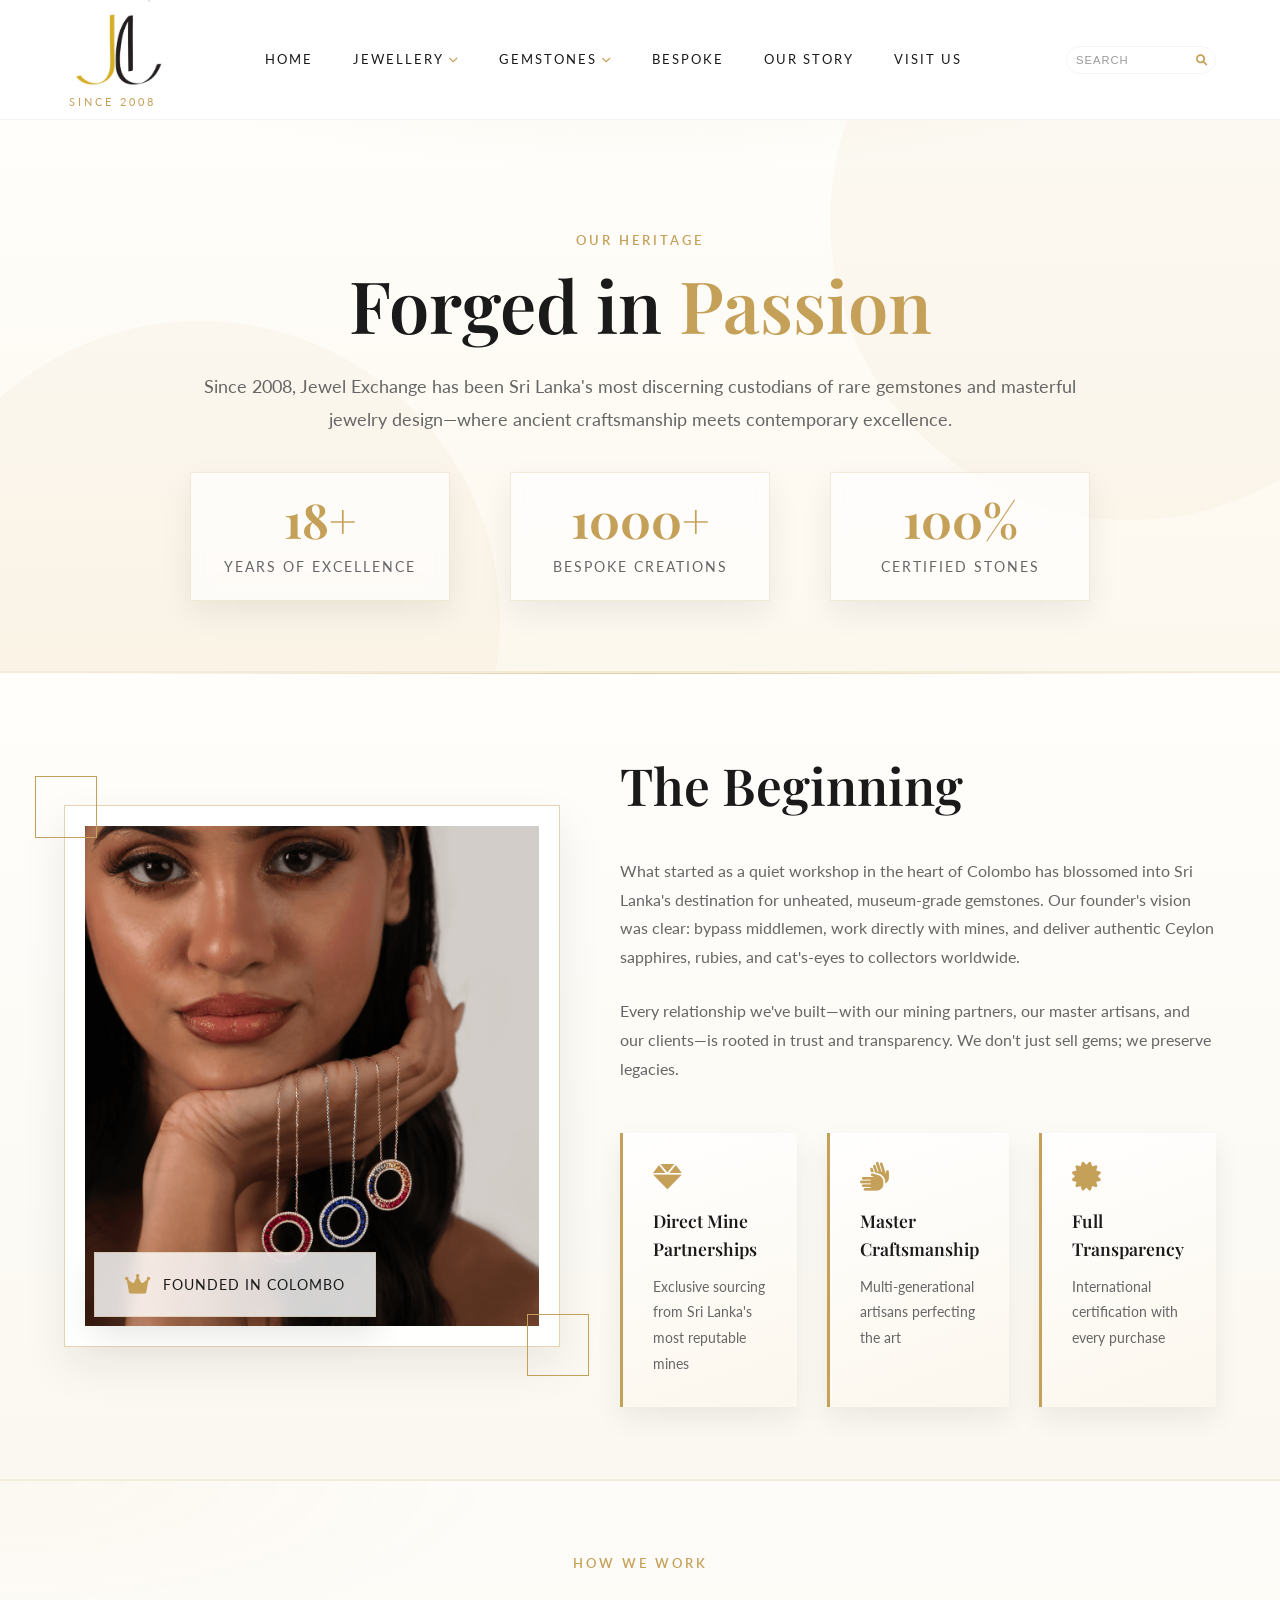
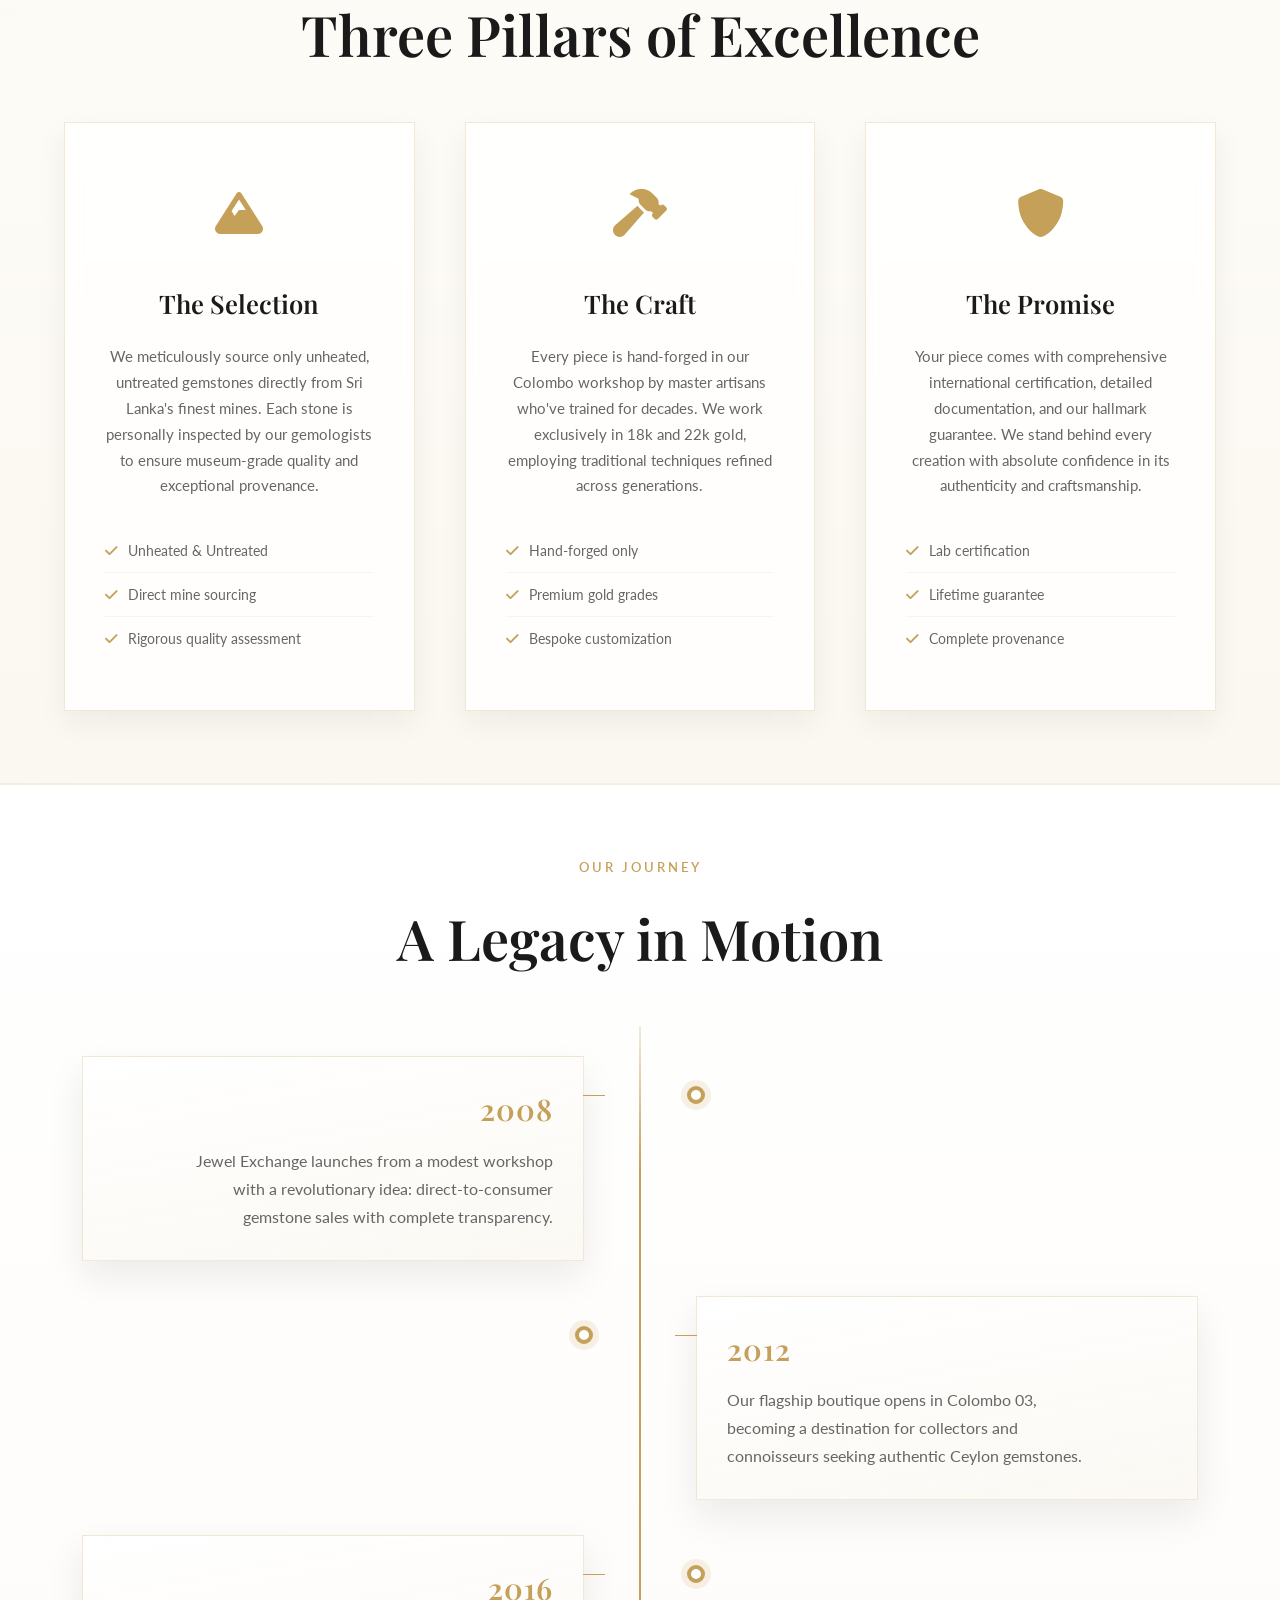
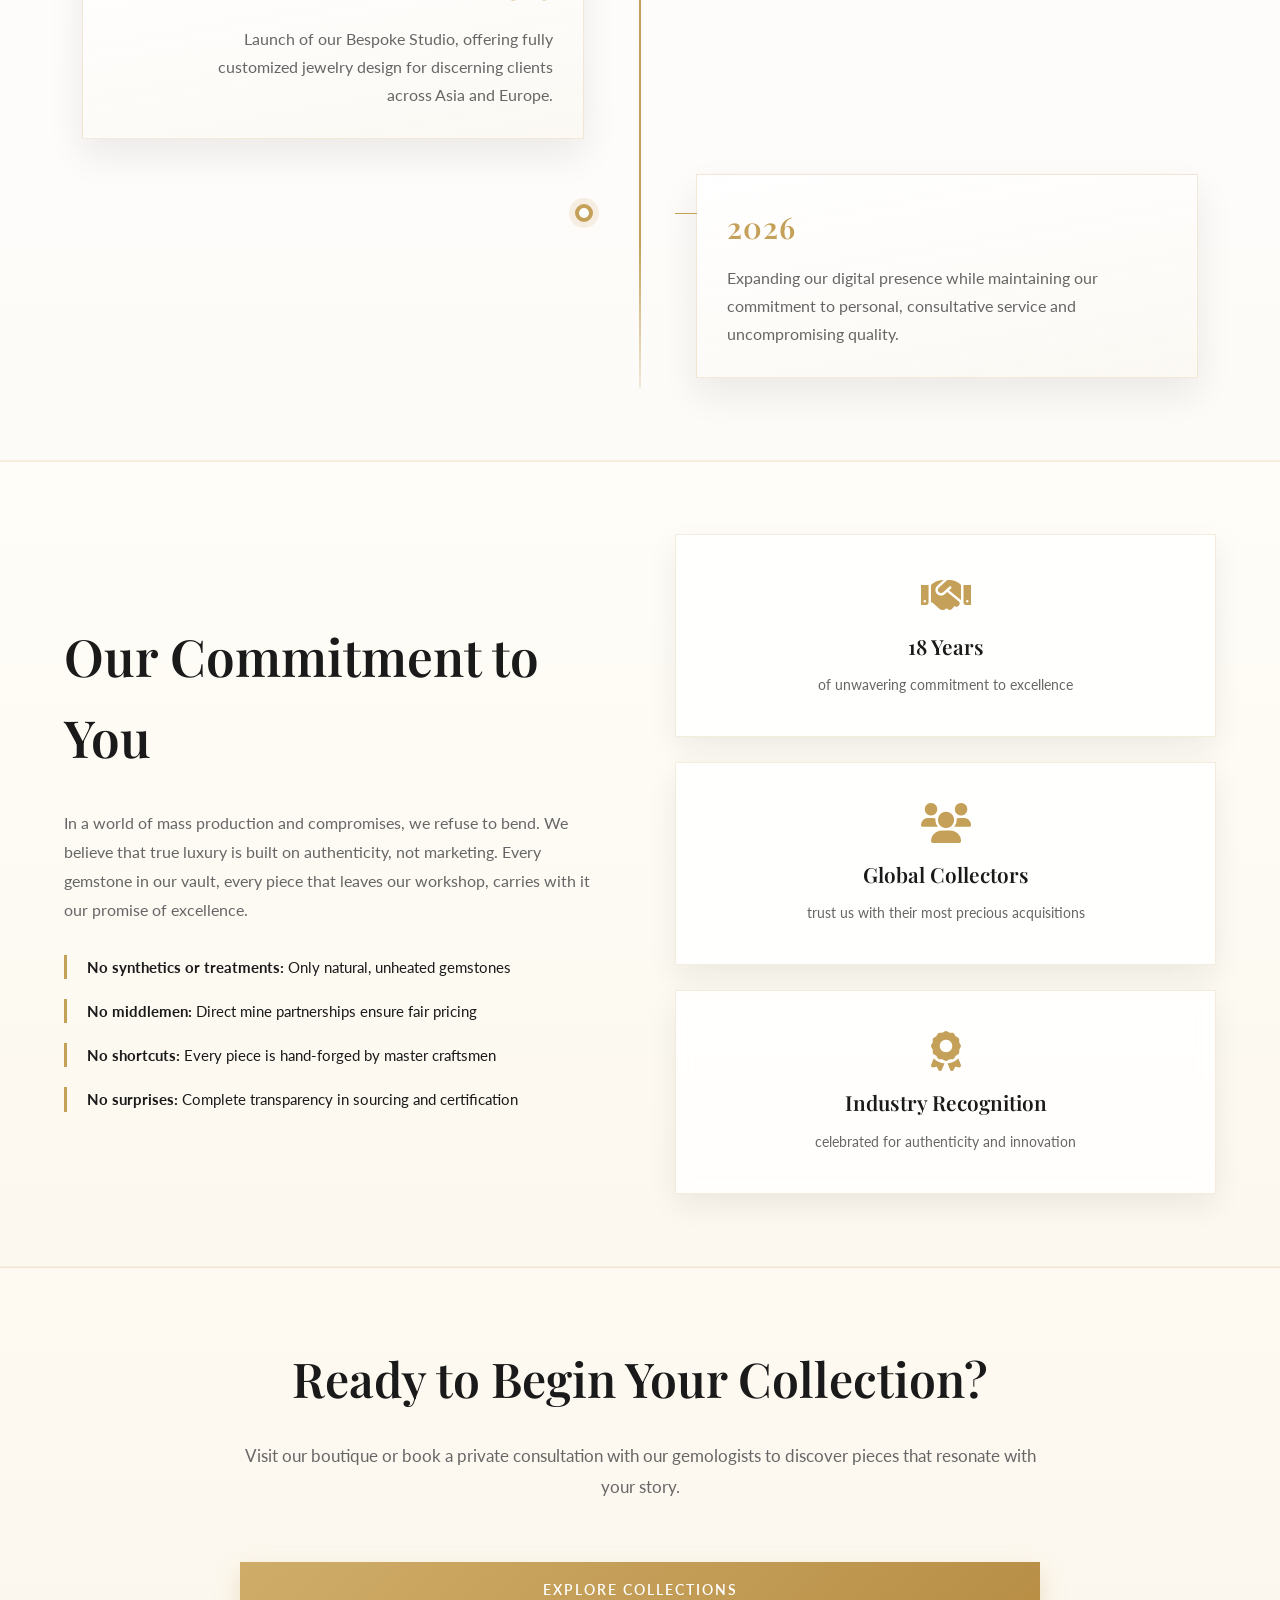
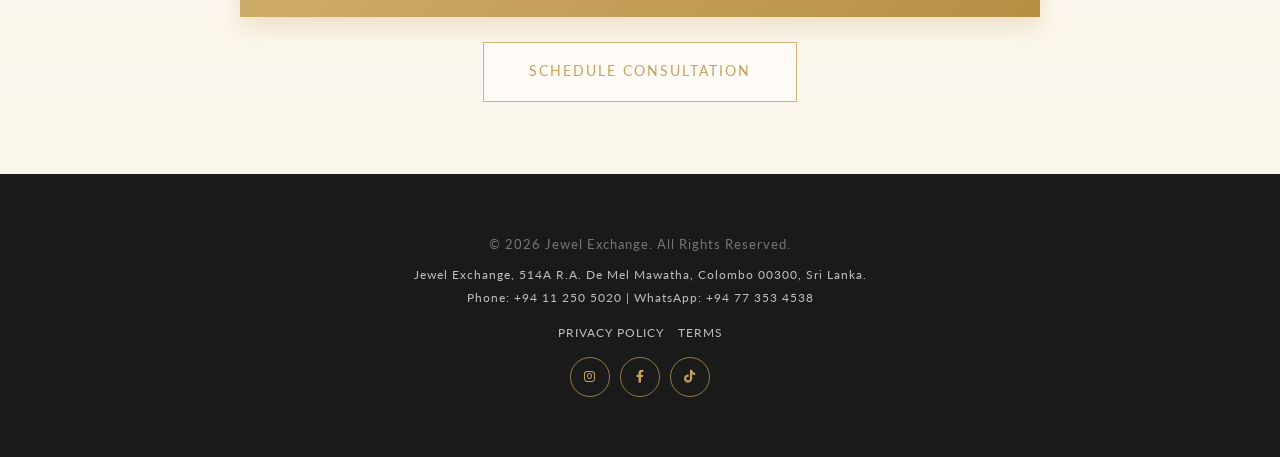
<file: about.html>
<!DOCTYPE html>
<html lang="en">
<head>
    <meta charset="UTF-8">
    <meta name="viewport" content="width=device-width, initial-scale=1.0">
    <meta name="description" content="Discover Jewel Exchange's heritage in Colombo, with certified Sri Lankan gemstones, bespoke craftsmanship, and a legacy of trusted luxury since 2008.">
    <meta property="og:title" content="Our Story | Jewel Exchange Colombo">
    <meta property="og:description" content="Learn about Jewel Exchange's heritage in Sri Lankan gemstones and jewelry craftsmanship since 2008.">
    <meta property="og:type" content="website">
    <meta property="og:url" content="https://jewelexchange.lk/about.html">
    <meta property="og:image" content="https://jewelexchange.lk/images/logo.jpg">
    <title>Our Story | Jewel Exchange Colombo</title>
    <link rel="icon" type="image/png" sizes="32x32" href="images/favicon-32.png">
    <link rel="icon" type="image/png" sizes="192x192" href="images/favicon-192.png">
    <link rel="apple-touch-icon" sizes="180x180" href="images/apple-touch-icon.png">
    <link rel="canonical" href="https://jewelexchange.lk/about.html">
    <script type="application/ld+json">
        {
            "@context": "https://schema.org",
            "@type": "JewelryStore",
            "@id": "https://jewelexchange.lk/#business",
            "name": "Jewel Exchange",
            "url": "https://jewelexchange.lk/",
            "logo": "https://jewelexchange.lk/images/logo.jpg",
            "image": "https://jewelexchange.lk/images/logo.jpg",
            "telephone": "+94 11 250 5020",
            "priceRange": "$$$",
            "address": {
                "@type": "PostalAddress",
                "streetAddress": "514A R.A. De Mel Mawatha",
                "addressLocality": "Colombo",
                "postalCode": "00300",
                "addressCountry": "LK"
            },
            "openingHoursSpecification": [
                {
                    "@type": "OpeningHoursSpecification",
                    "dayOfWeek": [
                        "Monday",
                        "Tuesday",
                        "Wednesday",
                        "Thursday",
                        "Friday",
                        "Saturday"
                    ],
                    "opens": "10:00",
                    "closes": "18:30"
                },
                {
                    "@type": "OpeningHoursSpecification",
                    "dayOfWeek": "Sunday",
                    "description": "By Appointment"
                }
            ],
            "sameAs": [
                "https://www.instagram.com/jewelexchange_sl",
                "https://www.facebook.com/share/1DC7CAQXEa/?mibextid=wwXIfr",
                "https://www.tiktok.com/@jewelexchange"
            ]
        }
    </script>
    <link href="https://fonts.googleapis.com/css2?family=Lato:wght@300;400;700&family=Playfair+Display:ital,wght@0,500;0,600;1,500&display=swap" rel="stylesheet">
    <link rel="stylesheet" href="css/style.css">
    <link rel="stylesheet" href="https://cdnjs.cloudflare.com/ajax/libs/font-awesome/6.0.0/css/all.min.css">
    <script async src="https://www.googletagmanager.com/gtag/js?id=G-PPRCEHLHCZ"></script>
    <script>
        window.dataLayer = window.dataLayer || [];
        function gtag(){dataLayer.push(arguments);}
        gtag('js', new Date());
        gtag('config', 'G-PPRCEHLHCZ');
    </script>
</head>
<body class="about-theme">

    <nav class="navbar">
        <div class="nav-container">
            <a href="index.html" class="logo-wrapper">
                <img src="images/logo.jpg" alt="Jewel Exchange Logo" class="nav-logo" loading="eager">
                <span class="logo-tagline">Since 2008</span>
            </a>
            <ul class="nav-links" id="primary-nav">
                <li><a href="index.html">Home</a></li>
                
                <li class="has-dropdown">
                    <a href="jewelry.html">Jewellery <i class="fas fa-chevron-down gold-text"></i></a>
                    <div class="mega-menu">
                        <div class="mega-container">
                            <div class="mega-column">
                                <h4 class="gold-text">Jewelry Type</h4>
                                <a href="jewelry.html?type=rings">Rings</a>
                                <a href="jewelry.html?type=pendants">Pendants</a>
                                <a href="jewelry.html?type=earrings">Earrings</a>
                                <a href="jewelry.html?type=bracelets">Bracelets</a>
                                <a href="jewelry.html?type=necklaces">Necklaces</a>
                            </div>
                            <div class="mega-column">
                                <h4 class="gold-text">Collections</h4>
                                <a href="jewelry.html?category=midnight">Midnight Collection</a>
                                <a href="jewelry.html?category=aura">Aura Collection</a>
                                <a href="jewelry.html?category=royal">Royal Collection</a>
                            </div>
                            <div class="mega-column">
                                <h4 class="gold-text">Material</h4>
                                <a href="jewelry.html?material=silver">Sculptural Silver</a>
                                <a href="jewelry.html?material=gold">Fine Gold</a>
                                <a href="jewelry.html?material=gems">Ceylon Gems</a>
                            </div>
                        </div>
                    </div>
                </li>

                <li class="has-dropdown">
                    <a href="gemstones.html">Gemstones <i class="fas fa-chevron-down gold-text"></i></a>
                    <div class="dropdown-content">
                        <div class="dropdown-grid">
                            <div class="dropdown-col">
                                <a href="gemstones.html?category=blue-sapphire">Blue Sapphires</a>
                                <a href="gemstones.html?category=fancy-sapphire">Fancy Sapphires</a>
                                <a href="gemstones.html?category=ruby">Ceylon Rubies</a>
                            </div>
                            <div class="dropdown-col">
                                <a href="gemstones.html?category=emerald">Emeralds</a>
                                <a href="gemstones.html?category=spinel">Natural Spinels</a>
                                <a href="gemstones.html?category=alexandrite">Alexandrites</a>
                            </div>
                        </div>
                    </div>
                </li>

                <li><a href="bespoke.html">Bespoke</a></li>
                <li><a href="about.html">Our Story</a></li>
                <li><a href="contact.html">Visit Us</a></li>
            </ul>
            <div class="nav-search" role="search">
                <input type="search" id="nav-search-input" class="nav-search-input" placeholder="Search" aria-label="Search" autocomplete="off">
                <span class="nav-search-icon"><i class="fas fa-search"></i></span>
                <div class="nav-search-results" id="nav-search-results" aria-live="polite"></div>
            </div>
            <div class="burger" aria-label="Toggle navigation menu" aria-controls="primary-nav" aria-expanded="false" role="button" tabindex="0">
                <div class="line1"></div><div class="line2"></div><div class="line3"></div>
            </div>
        </div>
    </nav>

    <!-- HERO SECTION: Premium introduction -->
    <header class="about-hero-premium reveal">
        <div class="hero-background">
            <div class="hero-accent-top"></div>
            <div class="hero-accent-bottom"></div>
        </div>
        <div class="container-narrow hero-content">
            <span class="subtitle gold-text">Our Heritage</span>
            <h1 class="about-hero-title">Forged in <span class="gold-text">Passion</span></h1>
            <p class="about-hero-subtitle">Since 2008, Jewel Exchange has been Sri Lanka's most discerning custodians of rare gemstones and masterful jewelry design—where ancient craftsmanship meets contemporary excellence.</p>
            <div class="hero-stat-row">
                <div class="hero-stat">
                    <span class="stat-number">18+</span>
                    <span class="stat-label">Years of Excellence</span>
                </div>
                <div class="hero-stat">
                    <span class="stat-number">1000+</span>
                    <span class="stat-label">Bespoke Creations</span>
                </div>
                <div class="hero-stat">
                    <span class="stat-number">100%</span>
                    <span class="stat-label">Certified Stones</span>
                </div>
            </div>
        </div>
    </header>

    <!-- ORIGIN STORY SECTION -->
    <section class="section about-origin reveal">
        <div class="container">
            <div class="origin-grid">
                <div class="origin-image-wrapper">
                    <div class="image-frame-accent">
                        <img src="images/banner 2.png" alt="Jewel Exchange Workshop" class="origin-image" loading="lazy">
                    </div>
                    <div class="origin-tag">
                        <i class="fas fa-crown gold-text"></i>
                        <span>Founded in Colombo</span>
                    </div>
                </div>
                <div class="origin-text">
                    <h2>The Beginning</h2>
                    <p>What started as a quiet workshop in the heart of Colombo has blossomed into Sri Lanka's destination for unheated, museum-grade gemstones. Our founder's vision was clear: bypass middlemen, work directly with mines, and deliver authentic Ceylon sapphires, rubies, and cat's-eyes to collectors worldwide.</p>
                    <p>Every relationship we've built—with our mining partners, our master artisans, and our clients—is rooted in trust and transparency. We don't just sell gems; we preserve legacies.</p>
                    <div class="origin-highlights">
                        <div class="highlight-item">
                            <i class="fas fa-gem gold-text"></i>
                            <h4>Direct Mine Partnerships</h4>
                            <p>Exclusive sourcing from Sri Lanka's most reputable mines</p>
                        </div>
                        <div class="highlight-item">
                            <i class="fas fa-hands gold-text"></i>
                            <h4>Master Craftsmanship</h4>
                            <p>Multi-generational artisans perfecting the art</p>
                        </div>
                        <div class="highlight-item">
                            <i class="fas fa-certificate gold-text"></i>
                            <h4>Full Transparency</h4>
                            <p>International certification with every purchase</p>
                        </div>
                    </div>
                </div>
            </div>
        </div>
    </section>

    <!-- CRAFTSMANSHIP PILLAR SECTION -->
    <section class="section about-craftsmanship bg-light reveal">
        <div class="container">
            <div class="section-header-centered">
                <span class="subtitle gold-text">How We Work</span>
                <h2>Three Pillars of Excellence</h2>
            </div>
            <div class="pillar-grid">
                <div class="pillar-card">
                    <div class="pillar-icon">
                        <i class="fas fa-mountain"></i>
                    </div>
                    <h3>The Selection</h3>
                    <p>We meticulously source only unheated, untreated gemstones directly from Sri Lanka's finest mines. Each stone is personally inspected by our gemologists to ensure museum-grade quality and exceptional provenance.</p>
                    <ul class="pillar-features">
                        <li><i class="fas fa-check gold-text"></i> Unheated & Untreated</li>
                        <li><i class="fas fa-check gold-text"></i> Direct mine sourcing</li>
                        <li><i class="fas fa-check gold-text"></i> Rigorous quality assessment</li>
                    </ul>
                </div>
                <div class="pillar-card">
                    <div class="pillar-icon">
                        <i class="fas fa-hammer"></i>
                    </div>
                    <h3>The Craft</h3>
                    <p>Every piece is hand-forged in our Colombo workshop by master artisans who've trained for decades. We work exclusively in 18k and 22k gold, employing traditional techniques refined across generations.</p>
                    <ul class="pillar-features">
                        <li><i class="fas fa-check gold-text"></i> Hand-forged only</li>
                        <li><i class="fas fa-check gold-text"></i> Premium gold grades</li>
                        <li><i class="fas fa-check gold-text"></i> Bespoke customization</li>
                    </ul>
                </div>
                <div class="pillar-card">
                    <div class="pillar-icon">
                        <i class="fas fa-shield-alt"></i>
                    </div>
                    <h3>The Promise</h3>
                    <p>Your piece comes with comprehensive international certification, detailed documentation, and our hallmark guarantee. We stand behind every creation with absolute confidence in its authenticity and craftsmanship.</p>
                    <ul class="pillar-features">
                        <li><i class="fas fa-check gold-text"></i> Lab certification</li>
                        <li><i class="fas fa-check gold-text"></i> Lifetime guarantee</li>
                        <li><i class="fas fa-check gold-text"></i> Complete provenance</li>
                    </ul>
                </div>
            </div>
        </div>
    </section>

    <!-- TIMELINE SECTION -->
    <section class="section about-timeline reveal">
        <div class="container about-timeline-shell">
            <div class="section-header-centered">
                <span class="subtitle gold-text">Our Journey</span>
                <h2>A Legacy in Motion</h2>
            </div>
            <div class="timeline">
                <div class="timeline-item">
                    <div class="timeline-dot"></div>
                    <div class="timeline-content">
                        <h4>2008</h4>
                        <p>Jewel Exchange launches from a modest workshop with a revolutionary idea: direct-to-consumer gemstone sales with complete transparency.</p>
                    </div>
                </div>
                <div class="timeline-item">
                    <div class="timeline-dot"></div>
                    <div class="timeline-content">
                        <h4>2012</h4>
                        <p>Our flagship boutique opens in Colombo 03, becoming a destination for collectors and connoisseurs seeking authentic Ceylon gemstones.</p>
                    </div>
                </div>
                <div class="timeline-item">
                    <div class="timeline-dot"></div>
                    <div class="timeline-content">
                        <h4>2016</h4>
                        <p>Launch of our Bespoke Studio, offering fully customized jewelry design for discerning clients across Asia and Europe.</p>
                    </div>
                </div>
                <div class="timeline-item">
                    <div class="timeline-dot"></div>
                    <div class="timeline-content">
                        <h4>2026</h4>
                        <p>Expanding our digital presence while maintaining our commitment to personal, consultative service and uncompromising quality.</p>
                    </div>
                </div>
            </div>
        </div>
    </section>

    <!-- COMMITMENT SECTION -->
    <section class="section about-commitment bg-light reveal">
        <div class="container">
            <div class="commitment-wrapper">
                <div class="commitment-text">
                    <h2>Our Commitment to You</h2>
                    <p>In a world of mass production and compromises, we refuse to bend. We believe that true luxury is built on authenticity, not marketing. Every gemstone in our vault, every piece that leaves our workshop, carries with it our promise of excellence.</p>
                    <ul class="commitment-list">
                        <li><strong>No synthetics or treatments:</strong> Only natural, unheated gemstones</li>
                        <li><strong>No middlemen:</strong> Direct mine partnerships ensure fair pricing</li>
                        <li><strong>No shortcuts:</strong> Every piece is hand-forged by master craftsmen</li>
                        <li><strong>No surprises:</strong> Complete transparency in sourcing and certification</li>
                    </ul>
                </div>
                <div class="commitment-visual">
                    <div class="commitment-card">
                        <i class="fas fa-handshake"></i>
                        <h4>18 Years</h4>
                        <p>of unwavering commitment to excellence</p>
                    </div>
                    <div class="commitment-card">
                        <i class="fas fa-users"></i>
                        <h4>Global Collectors</h4>
                        <p>trust us with their most precious acquisitions</p>
                    </div>
                    <div class="commitment-card">
                        <i class="fas fa-award"></i>
                        <h4>Industry Recognition</h4>
                        <p>celebrated for authenticity and innovation</p>
                    </div>
                </div>
            </div>
        </div>
    </section>

    <!-- FINAL CTA SECTION -->
    <section class="section about-final-cta reveal">
        <div class="container-narrow cta-centered">
            <h2>Ready to Begin Your Collection?</h2>
            <p>Visit our boutique or book a private consultation with our gemologists to discover pieces that resonate with your story.</p>
            <div class="cta-buttons">
                <a href="jewelry.html" class="btn-gold">Explore Collections</a>
                <a href="contact.html" class="btn-outline-gold">Schedule Consultation</a>
            </div>
        </div>
    </section>


    <footer>
        <p class="footer-meta">© 2026 Jewel Exchange. All Rights Reserved.</p>
        <p class="footer-contact"><span data-business-text="legalContactLine1">Jewel Exchange, 514A R.A. De Mel Mawatha, Colombo 00300, Sri Lanka.</span><br><span data-business-text="legalContactLine2">Phone: +94 11 250 5020 | WhatsApp: +94 77 353 4538</span></p>
        <div class="footer-links">
            <a href="privacy-policy.html">Privacy Policy</a>
            <a href="terms.html">Terms</a>
        </div>
        <div class="footer-social">
            <a data-business-link="instagram" href="https://www.instagram.com/jewelexchange_sl" target="_blank" rel="noopener noreferrer" aria-label="Instagram"><i class="fab fa-instagram"></i></a>
            <a data-business-link="facebook" href="https://www.facebook.com/share/1DC7CAQXEa/?mibextid=wwXIfr" target="_blank" rel="noopener noreferrer" aria-label="Facebook"><i class="fab fa-facebook-f"></i></a>
            <a data-business-link="tiktok" href="https://www.tiktok.com/@jewelexchange" target="_blank" rel="noopener noreferrer" aria-label="TikTok"><i class="fab fa-tiktok"></i></a>
        </div>
    </footer>
    <script src="js/site-config.js"></script>
    <script src="js/main.js"></script>
    <script src="js/utilities.js"></script>
</body>
</html>
</file>
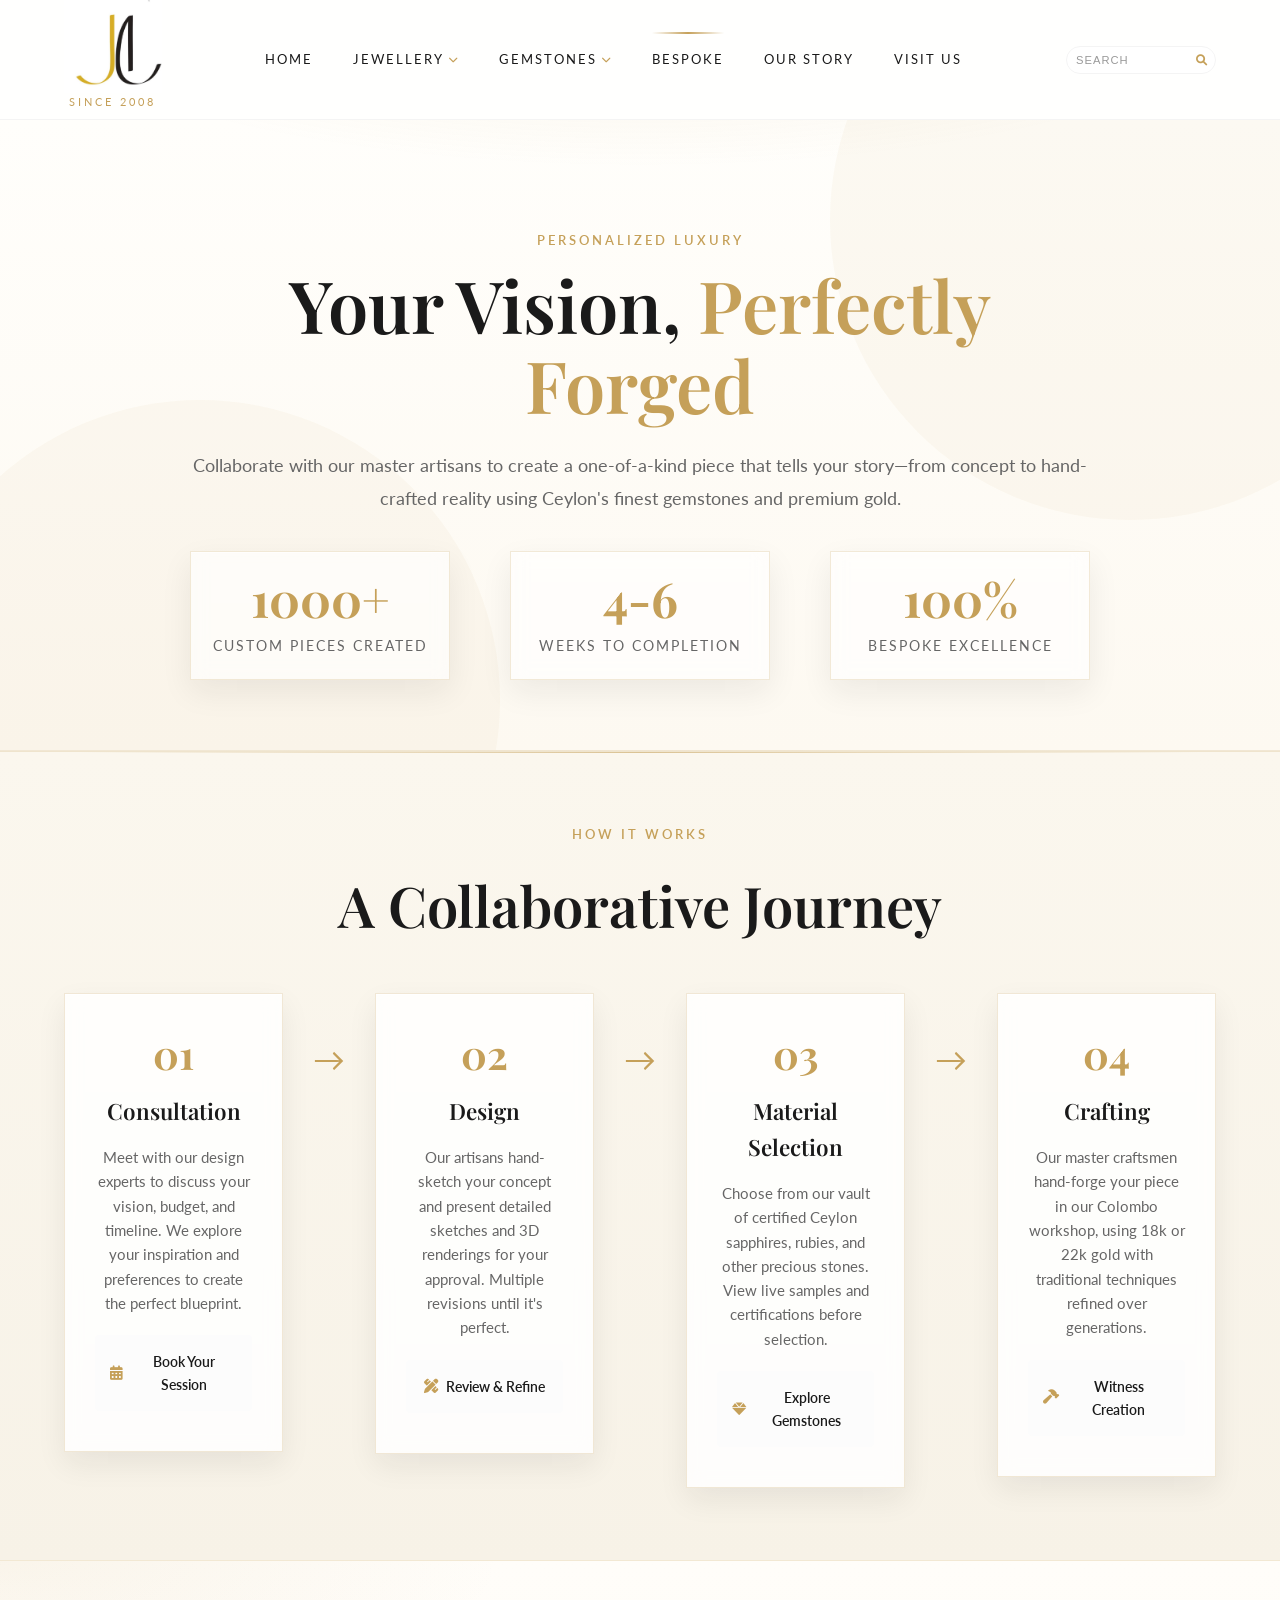
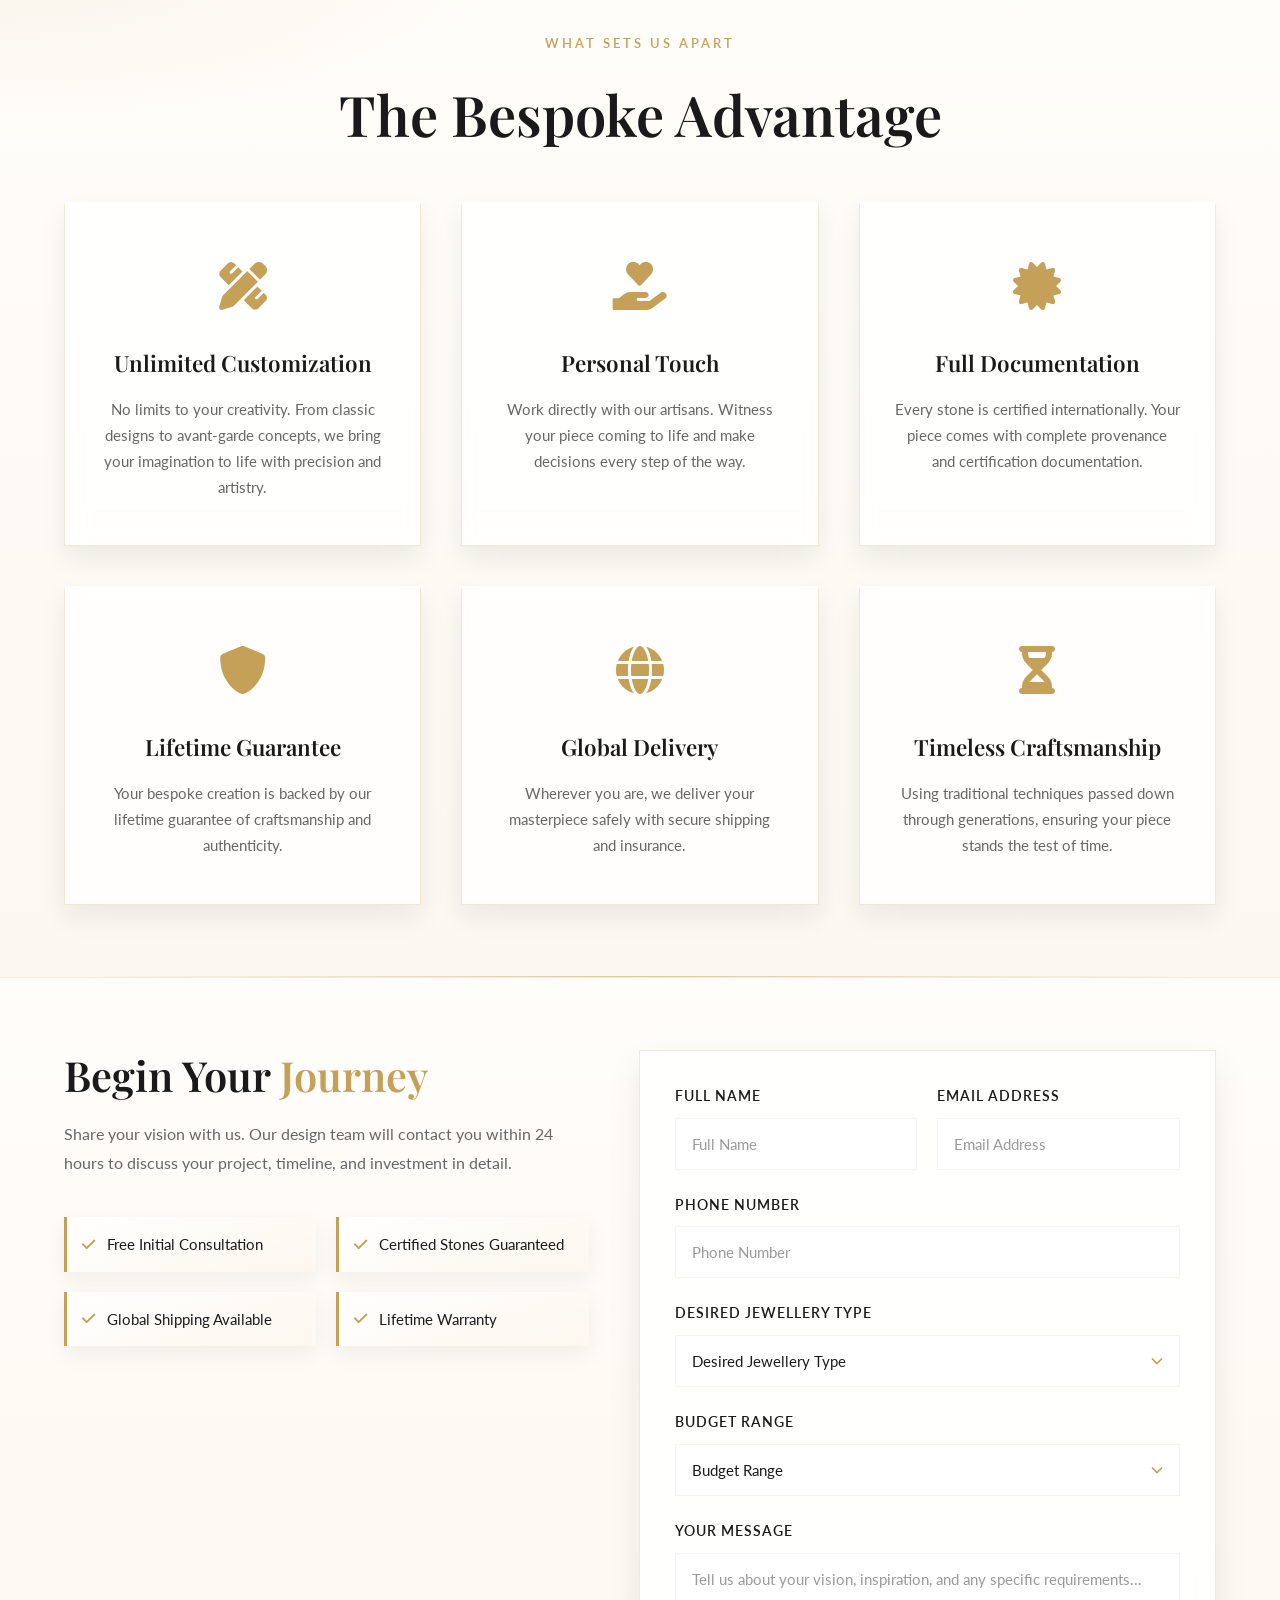
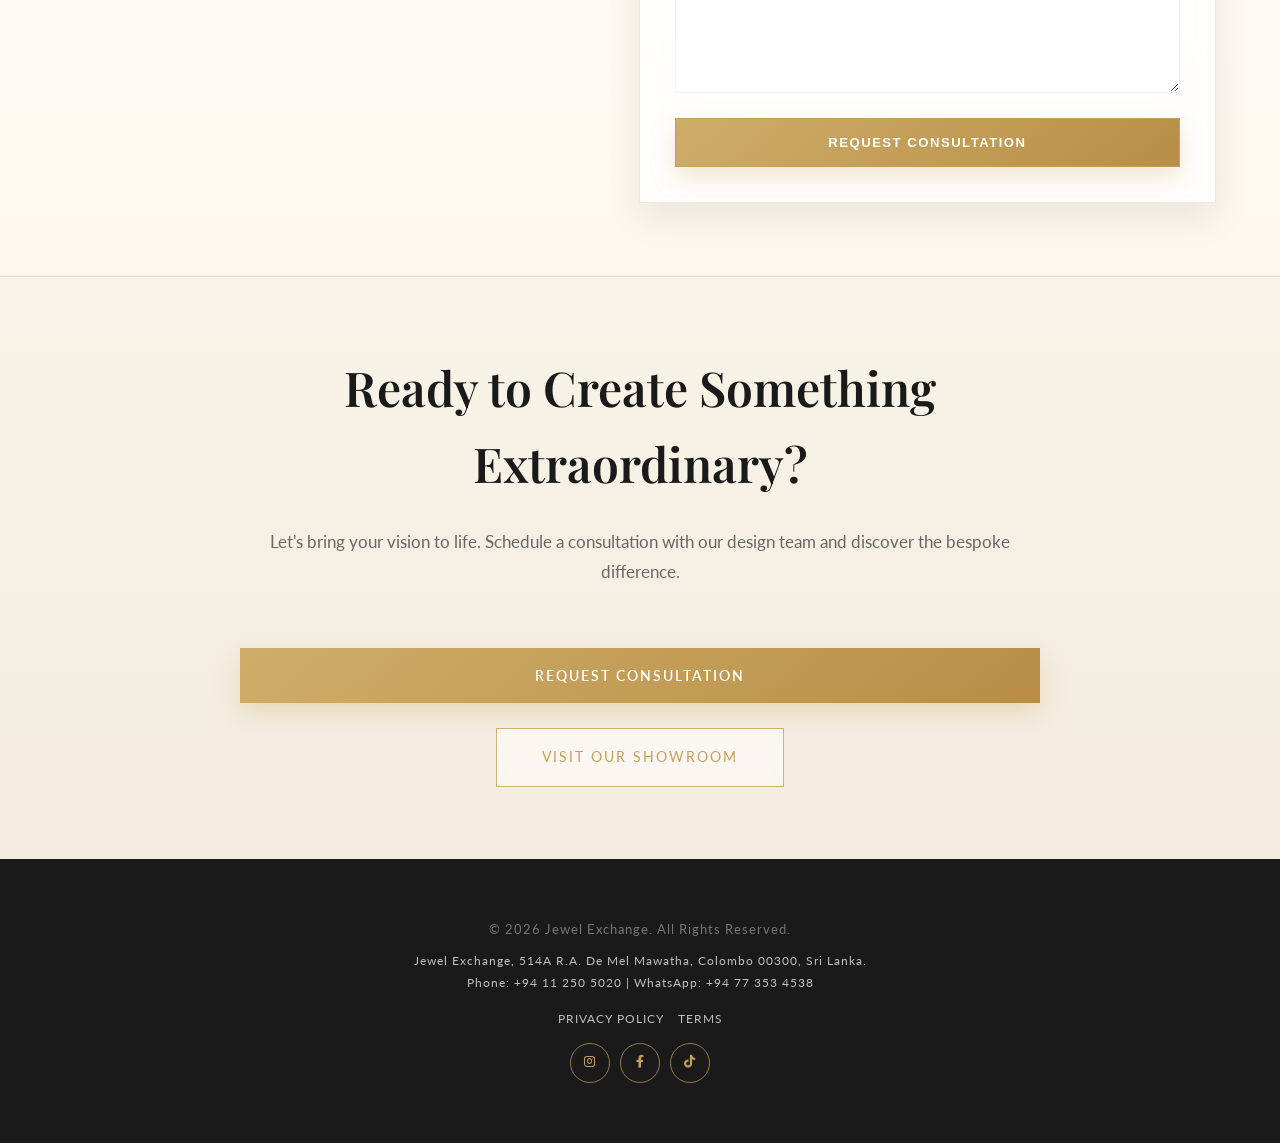
<file: bespoke.html>
<!DOCTYPE html>
<html lang="en">
<head>
    <meta charset="UTF-8">
    <meta name="viewport" content="width=device-width, initial-scale=1.0">
    <meta property="og:title" content="Bespoke Creations | Jewel Exchange">
    <meta property="og:description" content="Create your perfect custom jewelry piece with Jewel Exchange's bespoke design services.">
    <meta property="og:type" content="website">
    <meta property="og:url" content="https://jewelexchange.lk/bespoke.html">
    <meta property="og:image" content="https://jewelexchange.lk/images/logo.jpg">
    <title>Bespoke Creations | Jewel Exchange</title>
    <link rel="icon" type="image/png" sizes="32x32" href="images/favicon-32.png">
    <link rel="icon" type="image/png" sizes="192x192" href="images/favicon-192.png">
    <link rel="apple-touch-icon" sizes="180x180" href="images/apple-touch-icon.png">
    <link rel="canonical" href="https://jewelexchange.lk/bespoke.html">
    <script type="application/ld+json">
        {
            "@context": "https://schema.org",
            "@type": "JewelryStore",
            "@id": "https://jewelexchange.lk/#business",
            "name": "Jewel Exchange",
            "url": "https://jewelexchange.lk/",
            "logo": "https://jewelexchange.lk/images/logo.jpg",
            "image": "https://jewelexchange.lk/images/logo.jpg",
            "telephone": "+94 11 250 5020",
            "priceRange": "$$$",
            "address": {
                "@type": "PostalAddress",
                "streetAddress": "514A R.A. De Mel Mawatha",
                "addressLocality": "Colombo",
                "postalCode": "00300",
                "addressCountry": "LK"
            },
            "openingHoursSpecification": [
                {
                    "@type": "OpeningHoursSpecification",
                    "dayOfWeek": [
                        "Monday",
                        "Tuesday",
                        "Wednesday",
                        "Thursday",
                        "Friday",
                        "Saturday"
                    ],
                    "opens": "10:00",
                    "closes": "18:30"
                },
                {
                    "@type": "OpeningHoursSpecification",
                    "dayOfWeek": "Sunday",
                    "opens": "10:00",
                    "closes": "18:30",
                    "description": "By Appointment"
                }
            ],
            "sameAs": [
                "https://www.instagram.com/jewelexchange_sl",
                "https://www.facebook.com/share/1DC7CAQXEa/?mibextid=wwXIfr",
                "https://www.tiktok.com/@jewelexchange"
            ]
        }
    </script>
    <link href="https://fonts.googleapis.com/css2?family=Lato:wght@300;400;700&family=Playfair+Display:wght@600;700&display=swap" rel="stylesheet">
    <link rel="stylesheet" href="css/style.css">
    <link rel="stylesheet" href="https://cdnjs.cloudflare.com/ajax/libs/font-awesome/6.0.0/css/all.min.css">
    <script async src="https://www.googletagmanager.com/gtag/js?id=G-PPRCEHLHCZ"></script>
    <script>
        window.dataLayer = window.dataLayer || [];
        function gtag(){dataLayer.push(arguments);}
        gtag('js', new Date());
        gtag('config', 'G-PPRCEHLHCZ');
    </script>
</head>
<body class="bespoke-theme">

    <nav class="navbar">
        <div class="nav-container">
            <a href="index.html" class="logo-wrapper">
                <img src="images/logo.jpg" alt="Jewel Exchange Logo" class="nav-logo" loading="eager">
                <span class="logo-tagline">Since 2008</span>
            </a>
            <ul class="nav-links" id="primary-nav">
                <li><a href="index.html">Home</a></li>
                <li class="has-dropdown">
                    <a href="jewelry.html">Jewellery <i class="fas fa-chevron-down gold-text"></i></a>
                    <div class="mega-menu">
                        <div class="mega-container">
                            <div class="mega-column">
                                <h4 class="gold-text">Jewelry Type</h4>
                                <a href="jewelry.html?type=rings">Rings</a>
                                <a href="jewelry.html?type=pendants">Pendants</a>
                                <a href="jewelry.html?type=earrings">Earrings</a>
                                <a href="jewelry.html?type=bracelets">Bracelets</a>
                                <a href="jewelry.html?type=necklaces">Necklaces</a>
                            </div>
                            <div class="mega-column">
                                <h4 class="gold-text">Collections</h4>
                                <a href="jewelry.html?category=midnight">Midnight Collection</a>
                                <a href="jewelry.html?category=aura">Aura Collection</a>
                                <a href="jewelry.html?category=royal">Royal Collection</a>
                            </div>
                            <div class="mega-column">
                                <h4 class="gold-text">Material</h4>
                                <a href="jewelry.html?material=silver">Sculptural Silver</a>
                                <a href="jewelry.html?material=gold">Fine Gold</a>
                                <a href="jewelry.html?material=gems">Ceylon Gems</a>
                            </div>
                        </div>
                    </div>
                </li>
                <li class="has-dropdown">
                    <a href="gemstones.html">Gemstones <i class="fas fa-chevron-down gold-text"></i></a>
                    <div class="dropdown-content">
                        <div class="dropdown-grid">
                            <div class="dropdown-col">
                                <a href="gemstones.html?category=blue-sapphire">Blue Sapphires</a>
                                <a href="gemstones.html?category=fancy-sapphire">Fancy Sapphires</a>
                                <a href="gemstones.html?category=ruby">Ceylon Rubies</a>
                            </div>
                            <div class="dropdown-col">
                                <a href="gemstones.html?category=emerald">Emeralds</a>
                                <a href="gemstones.html?category=spinel">Natural Spinels</a>
                                <a href="gemstones.html?category=alexandrite">Alexandrites</a>
                            </div>
                        </div>
                    </div>
                </li>
                <li><a href="bespoke.html" class="active">Bespoke</a></li>
                <li><a href="about.html">Our Story</a></li>
                <li><a href="contact.html">Visit Us</a></li>
            </ul>
            <div class="nav-search" role="search">
                <input type="search" id="nav-search-input" class="nav-search-input" placeholder="Search" aria-label="Search" autocomplete="off">
                <span class="nav-search-icon"><i class="fas fa-search"></i></span>
                <div class="nav-search-results" id="nav-search-results" aria-live="polite"></div>
            </div>
            <div class="burger" aria-label="Toggle navigation menu" aria-controls="primary-nav" aria-expanded="false" role="button" tabindex="0">
                <div class="line1"></div><div class="line2"></div><div class="line3"></div>
            </div>
        </div>
    </nav>

    <!-- PREMIUM HERO SECTION -->
    <header class="bespoke-hero-premium reveal">
        <div class="hero-background">
            <div class="hero-accent-top"></div>
            <div class="hero-accent-bottom"></div>
        </div>
        <div class="container-narrow hero-content">
            <span class="subtitle gold-text">Personalized Luxury</span>
            <h1 class="bespoke-hero-title">Your Vision, <span class="gold-text">Perfectly Forged</span></h1>
            <p class="bespoke-hero-subtitle">Collaborate with our master artisans to create a one-of-a-kind piece that tells your story—from concept to hand-crafted reality using Ceylon's finest gemstones and premium gold.</p>
            <div class="hero-stat-row">
                <div class="hero-stat">
                    <span class="stat-number">1000+</span>
                    <span class="stat-label">Custom Pieces Created</span>
                </div>
                <div class="hero-stat">
                    <span class="stat-number">4-6</span>
                    <span class="stat-label">Weeks to Completion</span>
                </div>
                <div class="hero-stat">
                    <span class="stat-number">100%</span>
                    <span class="stat-label">Bespoke Excellence</span>
                </div>
            </div>
        </div>
    </header>

    <!-- THE BESPOKE PROCESS SECTION -->
    <section class="section bespoke-process reveal">
        <div class="container">
            <div class="section-header-centered">
                <span class="subtitle gold-text">How It Works</span>
                <h2>A Collaborative Journey</h2>
            </div>
            <div class="process-timeline-bespoke">
                <div class="process-step">
                    <div class="step-circle">01</div>
                    <h3>Consultation</h3>
                    <p>Meet with our design experts to discuss your vision, budget, and timeline. We explore your inspiration and preferences to create the perfect blueprint.</p>
                    <div class="step-highlight">
                        <i class="fas fa-calendar-alt gold-text"></i> Book Your Session
                    </div>
                </div>
                <div class="process-arrow">→</div>
                <div class="process-step">
                    <div class="step-circle">02</div>
                    <h3>Design</h3>
                    <p>Our artisans hand-sketch your concept and present detailed sketches and 3D renderings for your approval. Multiple revisions until it's perfect.</p>
                    <div class="step-highlight">
                        <i class="fas fa-pencil-ruler gold-text"></i> Review & Refine
                    </div>
                </div>
                <div class="process-arrow">→</div>
                <div class="process-step">
                    <div class="step-circle">03</div>
                    <h3>Material Selection</h3>
                    <p>Choose from our vault of certified Ceylon sapphires, rubies, and other precious stones. View live samples and certifications before selection.</p>
                    <div class="step-highlight">
                        <i class="fas fa-gem gold-text"></i> Explore Gemstones
                    </div>
                </div>
                <div class="process-arrow">→</div>
                <div class="process-step">
                    <div class="step-circle">04</div>
                    <h3>Crafting</h3>
                    <p>Our master craftsmen hand-forge your piece in our Colombo workshop, using 18k or 22k gold with traditional techniques refined over generations.</p>
                    <div class="step-highlight">
                        <i class="fas fa-hammer gold-text"></i> Witness Creation
                    </div>
                </div>
            </div>
        </div>
    </section>

    <!-- WHY CHOOSE BESPOKE SECTION -->
    <section class="section bespoke-advantages reveal">
        <div class="container">
            <div class="section-header-centered">
                <span class="subtitle gold-text">What Sets Us Apart</span>
                <h2>The Bespoke Advantage</h2>
            </div>
            <div class="advantages-grid">
                <div class="advantage-card">
                    <div class="advantage-icon">
                        <i class="fas fa-pencil-ruler"></i>
                    </div>
                    <h3>Unlimited Customization</h3>
                    <p>No limits to your creativity. From classic designs to avant-garde concepts, we bring your imagination to life with precision and artistry.</p>
                </div>
                <div class="advantage-card">
                    <div class="advantage-icon">
                        <i class="fas fa-hand-holding-heart"></i>
                    </div>
                    <h3>Personal Touch</h3>
                    <p>Work directly with our artisans. Witness your piece coming to life and make decisions every step of the way.</p>
                </div>
                <div class="advantage-card">
                    <div class="advantage-icon">
                        <i class="fas fa-certificate"></i>
                    </div>
                    <h3>Full Documentation</h3>
                    <p>Every stone is certified internationally. Your piece comes with complete provenance and certification documentation.</p>
                </div>
                <div class="advantage-card">
                    <div class="advantage-icon">
                        <i class="fas fa-shield-alt"></i>
                    </div>
                    <h3>Lifetime Guarantee</h3>
                    <p>Your bespoke creation is backed by our lifetime guarantee of craftsmanship and authenticity.</p>
                </div>
                <div class="advantage-card">
                    <div class="advantage-icon">
                        <i class="fas fa-globe"></i>
                    </div>
                    <h3>Global Delivery</h3>
                    <p>Wherever you are, we deliver your masterpiece safely with secure shipping and insurance.</p>
                </div>
                <div class="advantage-card">
                    <div class="advantage-icon">
                        <i class="fas fa-hourglass-half"></i>
                    </div>
                    <h3>Timeless Craftsmanship</h3>
                    <p>Using traditional techniques passed down through generations, ensuring your piece stands the test of time.</p>
                </div>
            </div>
        </div>
    </section>

    <!-- CONSULTATION REQUEST FORM -->
    <section id="bespoke-form-section" class="section bespoke-form-section reveal">
        <div class="container studio-form-wrapper">
            <div class="studio-form-info">
                <h2>Begin Your <span class="gold-text">Journey</span></h2>
                <p>Share your vision with us. Our design team will contact you within 24 hours to discuss your project, timeline, and investment in detail.</p>
                
                <div class="practical-perks">
                    <div class="perk"><i class="fas fa-check gold-text"></i> Free Initial Consultation</div>
                    <div class="perk"><i class="fas fa-check gold-text"></i> Certified Stones Guaranteed</div>
                    <div class="perk"><i class="fas fa-check gold-text"></i> Global Shipping Available</div>
                    <div class="perk"><i class="fas fa-check gold-text"></i> Lifetime Warranty</div>
                </div>
            </div>

            <div class="studio-form-card">
                <form class="bespoke-form-practical luxury-form" action="https://formspree.io/f/xwvrebqo" method="POST">
                    <div class="form-row">
                        <div class="form-group">
                            <label>Full Name</label>
                            <input type="text" name="name" placeholder="Full Name" required>
                        </div>
                        <div class="form-group">
                            <label>Email Address</label>
                            <input type="email" name="email" placeholder="Email Address" required>
                        </div>
                    </div>
                    <div class="form-group">
                        <label>Phone Number</label>
                        <input type="tel" name="phone" placeholder="Phone Number" required>
                    </div>
                    <div class="form-group">
                        <label>Desired Jewellery Type</label>
                        <select name="jewellery_type" required>
                            <option value="">Desired Jewellery Type</option>
                            <option>Engagement Ring</option>
                            <option>Wedding Band</option>
                            <option>Pendant</option>
                            <option>Bracelet</option>
                            <option>Earrings</option>
                            <option>Other</option>
                        </select>
                    </div>
                    <div class="form-group">
                        <label>Budget Range</label>
                        <select name="budget_range" required>
                            <option value="">Budget Range</option>
                            <option>$2,500 - $5,000</option>
                            <option>$5,000 - $10,000</option>
                            <option>$10,000 - $15,000</option>
                            <option>$15,000+</option>
                        </select>
                    </div>
                    <div class="form-group">
                        <label>Your Message</label>
                        <textarea name="message" placeholder="Tell us about your vision, inspiration, and any specific requirements..." rows="5" required></textarea>
                    </div>
                    <button type="submit" class="btn-gold-action">Request Consultation</button>
                </form>
            </div>
        </div>
    </section>

    <!-- FINAL CTA SECTION -->
    <section class="section bespoke-final-cta reveal">
        <div class="container-narrow cta-centered">
            <h2>Ready to Create Something Extraordinary?</h2>
            <p>Let's bring your vision to life. Schedule a consultation with our design team and discover the bespoke difference.</p>
            <div class="cta-buttons">
                <a href="#bespoke-form-section" class="btn-gold">Request Consultation</a>
                <a href="contact.html" class="btn-outline-gold">Visit Our Showroom</a>
            </div>
        </div>
    </section>

    <footer>
        <p class="footer-meta">© 2026 Jewel Exchange. All Rights Reserved.</p>
        <p class="footer-contact"><span data-business-text="legalContactLine1">Jewel Exchange, 514A R.A. De Mel Mawatha, Colombo 00300, Sri Lanka.</span><br><span data-business-text="legalContactLine2">Phone: +94 11 250 5020 | WhatsApp: +94 77 353 4538</span></p>
        <div class="footer-links">
            <a href="privacy-policy.html">Privacy Policy</a>
            <a href="terms.html">Terms</a>
        </div>
        <div class="footer-social">
            <a data-business-link="instagram" href="https://www.instagram.com/jewelexchange_sl" target="_blank" rel="noopener noreferrer" aria-label="Instagram"><i class="fab fa-instagram"></i></a>
            <a data-business-link="facebook" href="https://www.facebook.com/share/1DC7CAQXEa/?mibextid=wwXIfr" target="_blank" rel="noopener noreferrer" aria-label="Facebook"><i class="fab fa-facebook-f"></i></a>
            <a data-business-link="tiktok" href="https://www.tiktok.com/@jewelexchange" target="_blank" rel="noopener noreferrer" aria-label="TikTok"><i class="fab fa-tiktok"></i></a>
        </div>
    </footer>
    <script src="js/site-config.js"></script>
    <script src="js/main.js"></script>
    <script src="js/utilities.js"></script>
</body>
</html>
</file>
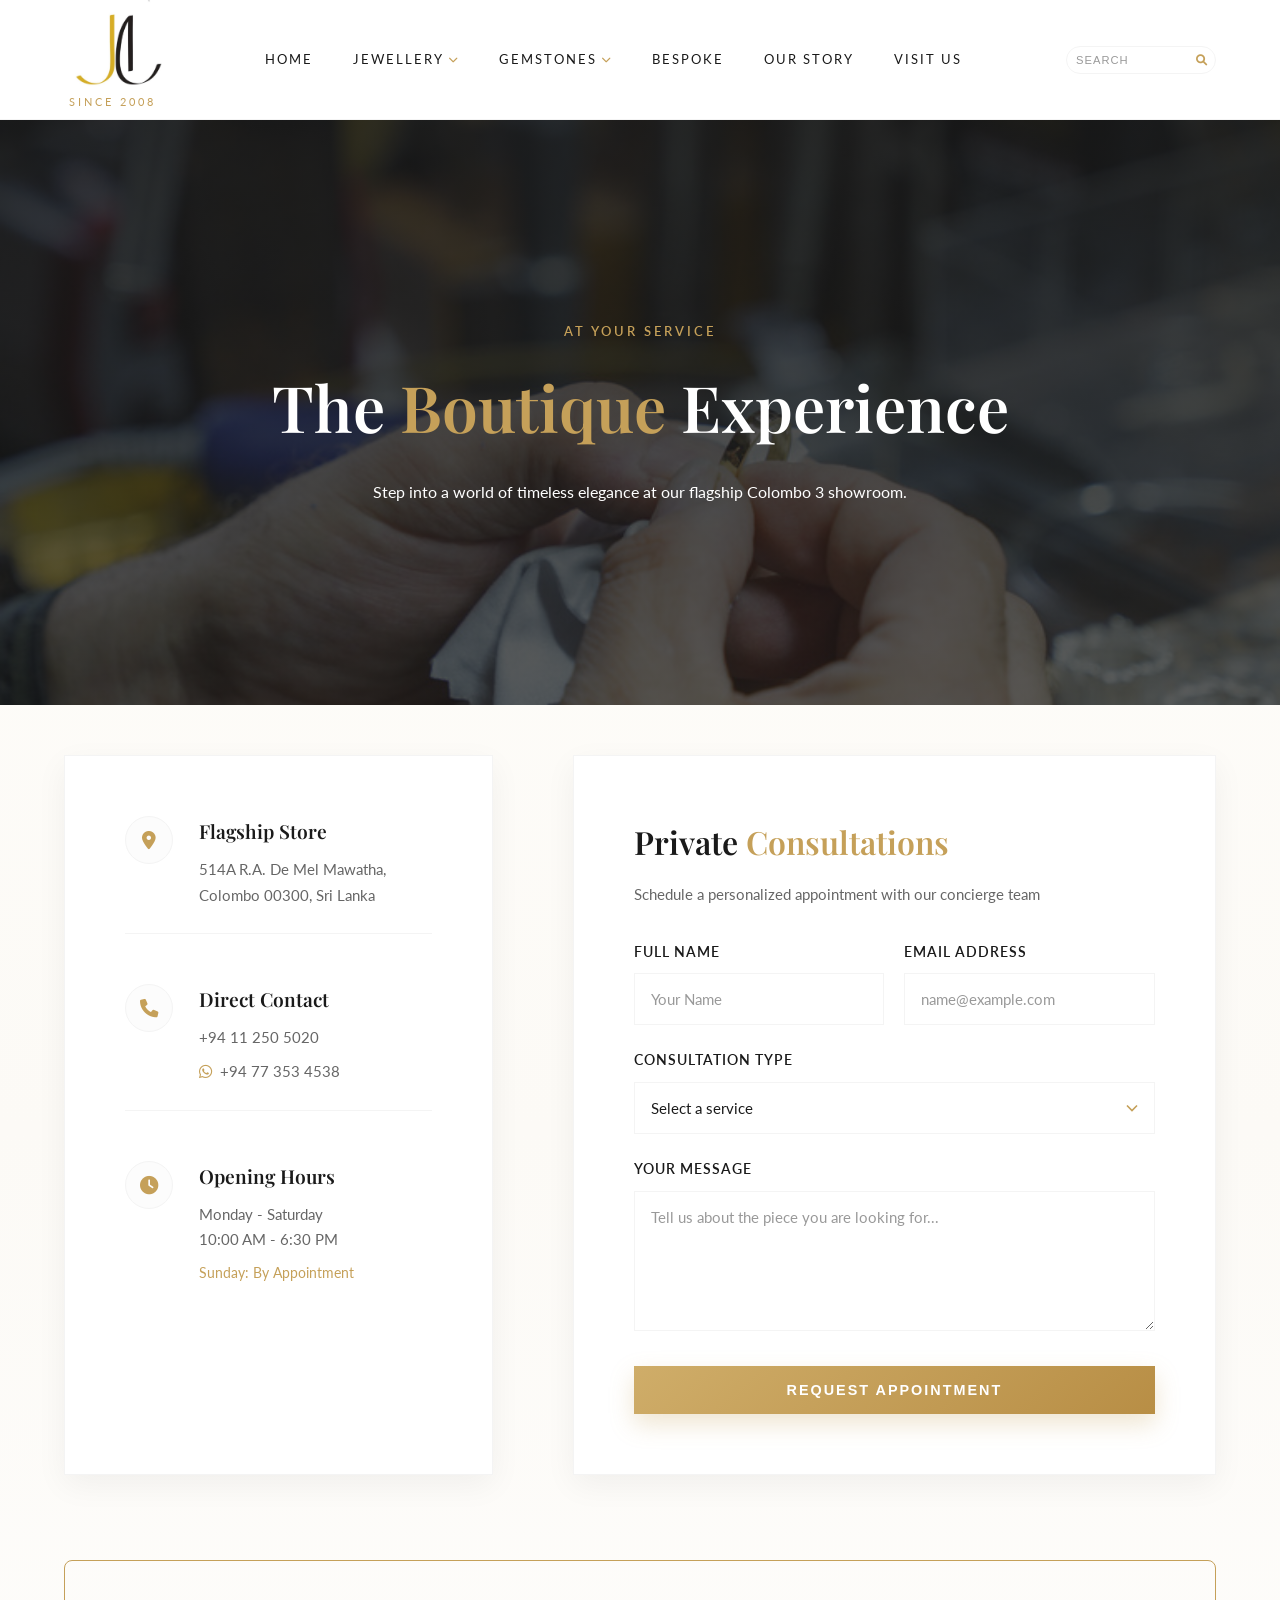
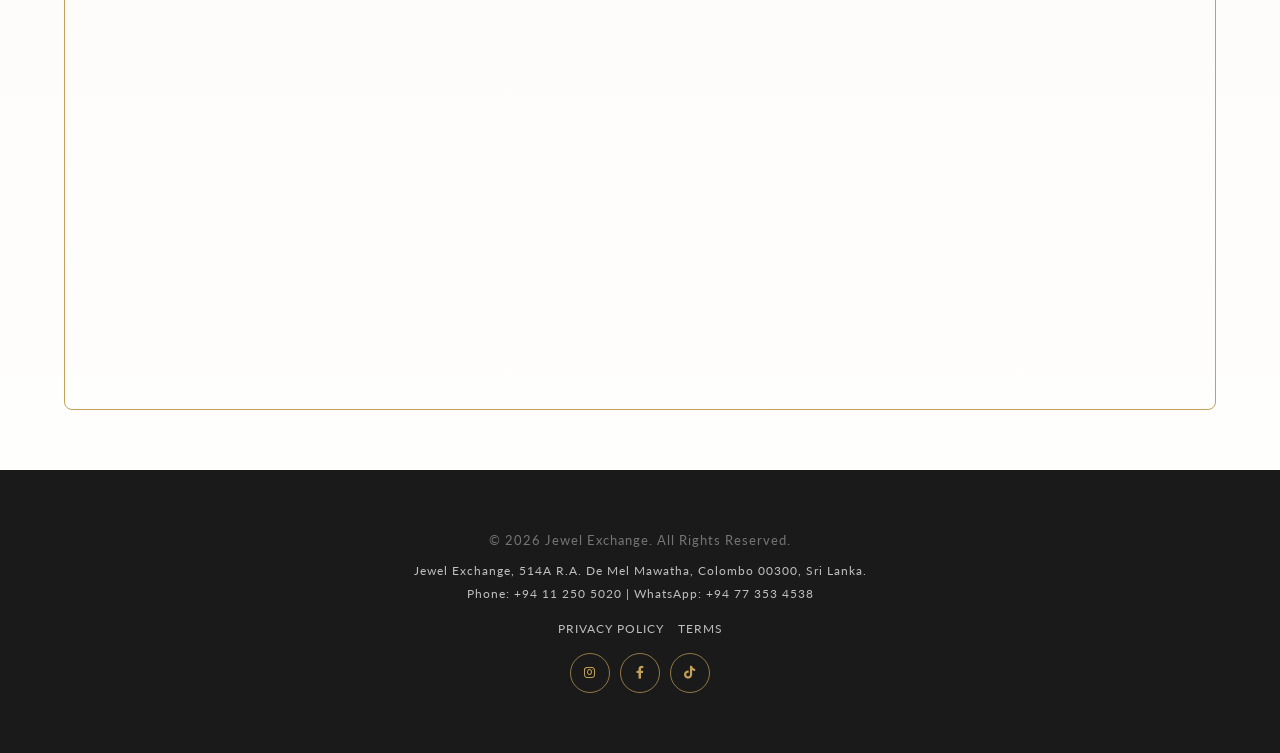
<file: contact.html>
<!DOCTYPE html>
<html lang="en">
<head>
    <meta charset="UTF-8">
    <meta name="viewport" content="width=device-width, initial-scale=1.0">
    <meta name="description" content="Visit the Jewel Exchange boutique in Colombo 3 for bespoke jewelry consultations and private gemstone viewings.">
    <meta property="og:title" content="Visit Us | Jewel Exchange Colombo">
    <meta property="og:description" content="Visit our boutique in Colombo for personalized jewelry consultations and exclusive gemstone viewings.">
    <meta property="og:type" content="website">
    <meta property="og:url" content="https://jewelexchange.lk/contact.html">
    <meta property="og:image" content="https://jewelexchange.lk/images/logo.jpg">
    <title>Visit Us | Jewel Exchange Colombo</title>
    <link rel="icon" type="image/png" sizes="32x32" href="images/favicon-32.png">
    <link rel="icon" type="image/png" sizes="192x192" href="images/favicon-192.png">
    <link rel="apple-touch-icon" sizes="180x180" href="images/apple-touch-icon.png">
    <link rel="canonical" href="https://jewelexchange.lk/contact.html">
    <script type="application/ld+json">
        {
            "@context": "https://schema.org",
            "@type": "JewelryStore",
            "@id": "https://jewelexchange.lk/#business",
            "name": "Jewel Exchange",
            "url": "https://jewelexchange.lk/",
            "logo": "https://jewelexchange.lk/images/logo.jpg",
            "image": "https://jewelexchange.lk/images/logo.jpg",
            "telephone": "+94 11 250 5020",
            "priceRange": "$$$",
            "address": {
                "@type": "PostalAddress",
                "streetAddress": "514A R.A. De Mel Mawatha",
                "addressLocality": "Colombo",
                "postalCode": "00300",
                "addressCountry": "LK"
            },
            "openingHoursSpecification": [
                {
                    "@type": "OpeningHoursSpecification",
                    "dayOfWeek": [
                        "Monday",
                        "Tuesday",
                        "Wednesday",
                        "Thursday",
                        "Friday",
                        "Saturday"
                    ],
                    "opens": "10:00",
                    "closes": "18:30"
                },
                {
                    "@type": "OpeningHoursSpecification",
                    "dayOfWeek": "Sunday",
                    "opens": "10:00",
                    "closes": "18:30",
                    "description": "By Appointment"
                }
            ],
            "sameAs": [
                "https://www.instagram.com/jewelexchange_sl",
                "https://www.facebook.com/share/1DC7CAQXEa/?mibextid=wwXIfr",
                "https://www.tiktok.com/@jewelexchange"
            ]
        }
    </script>
    <link href="https://fonts.googleapis.com/css2?family=Lato:wght@300;400&family=Playfair+Display:wght@400;600;700&display=swap" rel="stylesheet">
    <link rel="stylesheet" href="css/style.css">
    <link rel="stylesheet" href="https://cdnjs.cloudflare.com/ajax/libs/font-awesome/6.0.0/css/all.min.css">
    <script async src="https://www.googletagmanager.com/gtag/js?id=G-PPRCEHLHCZ"></script>
    <script>
        window.dataLayer = window.dataLayer || [];
        function gtag(){dataLayer.push(arguments);}
        gtag('js', new Date());
        gtag('config', 'G-PPRCEHLHCZ');
    </script>
</head>
<body>

    <nav class="navbar">
        <div class="nav-container">
            <a href="index.html" class="logo-wrapper">
                <img src="images/logo.jpg" alt="Jewel Exchange Logo" class="nav-logo" loading="eager">
                <span class="logo-tagline">Since 2008</span>
            </a>
            <ul class="nav-links" id="primary-nav">
                <li><a href="index.html">Home</a></li>
                
                <li class="has-dropdown">
                    <a href="jewelry.html">Jewellery <i class="fas fa-chevron-down gold-text"></i></a>
                    <div class="mega-menu">
                        <div class="mega-container">
                            <div class="mega-column">
                                <h4 class="gold-text">Jewelry Type</h4>
                                <a href="jewelry.html?type=rings">Rings</a>
                                <a href="jewelry.html?type=pendants">Pendants</a>
                                <a href="jewelry.html?type=earrings">Earrings</a>
                                <a href="jewelry.html?type=bracelets">Bracelets</a>
                                <a href="jewelry.html?type=necklaces">Necklaces</a>
                            </div>
                            <div class="mega-column">
                                <h4 class="gold-text">Collections</h4>
                                <a href="jewelry.html?category=midnight">Midnight Collection</a>
                                <a href="jewelry.html?category=aura">Aura Collection</a>
                                <a href="jewelry.html?category=royal">Royal Collection</a>
                            </div>
                            <div class="mega-column">
                                <h4 class="gold-text">Material</h4>
                                <a href="jewelry.html?material=silver">Sculptural Silver</a>
                                <a href="jewelry.html?material=gold">Fine Gold</a>
                                <a href="jewelry.html?material=gems">Ceylon Gems</a>
                            </div>
                        </div>
                    </div>
                </li>

                <li class="has-dropdown">
                    <a href="gemstones.html">Gemstones <i class="fas fa-chevron-down gold-text"></i></a>
                    <div class="dropdown-content">
                        <div class="dropdown-grid">
                            <div class="dropdown-col">
                                <a href="gemstones.html?category=blue-sapphire">Blue Sapphires</a>
                                <a href="gemstones.html?category=fancy-sapphire">Fancy Sapphires</a>
                                <a href="gemstones.html?category=ruby">Ceylon Rubies</a>
                            </div>
                            <div class="dropdown-col">
                                <a href="gemstones.html?category=emerald">Emeralds</a>
                                <a href="gemstones.html?category=spinel">Natural Spinels</a>
                                <a href="gemstones.html?category=alexandrite">Alexandrites</a>
                            </div>
                        </div>
                    </div>
                </li>

                <li><a href="bespoke.html">Bespoke</a></li>
                <li><a href="about.html">Our Story</a></li>
                <li><a href="contact.html">Visit Us</a></li>
            </ul>
            <div class="nav-search" role="search">
                <input type="search" id="nav-search-input" class="nav-search-input" placeholder="Search" aria-label="Search" autocomplete="off">
                <span class="nav-search-icon"><i class="fas fa-search"></i></span>
                <div class="nav-search-results" id="nav-search-results" aria-live="polite"></div>
            </div>
            <div class="burger" aria-label="Toggle navigation menu" aria-controls="primary-nav" aria-expanded="false" role="button" tabindex="0">
                <div class="line1"></div><div class="line2"></div><div class="line3"></div>
            </div>
        </div>
    </nav>

    <header class="contact-hero">
        <div class="hero-overlay"></div>
        <div class="container hero-container-centered">
            <span class="subtitle gold-text">At Your Service</span>
            <h1>The <span class="gold-text">Boutique</span> Experience</h1>
            <p>Step into a world of timeless elegance at our flagship Colombo 3 showroom.</p>
            <div class="gold-divider"></div>
        </div>
    </header>

    <section class="section contact-section">
        <div class="container contact-page-grid layered-grid">
            <div class="contact-details-card">
                <div class="detail-group">
                    <div class="detail-icon">
                        <i class="fas fa-location-dot gold-text"></i>
                    </div>
                    <h3 class="gold-text">Flagship Store</h3>
                    <p><span data-business-text="addressLine1">514A R.A. De Mel Mawatha</span>,<br><span data-business-text="addressLine2">Colombo 00300, Sri Lanka</span></p>
                </div>
                <div class="detail-group">
                    <div class="detail-icon">
                        <i class="fas fa-phone gold-text"></i>
                    </div>
                    <h3 class="gold-text">Direct Contact</h3>
                    <p><span data-business-text="phoneDisplay">+94 11 250 5020</span></p>
                    <p style="margin-top: 8px;"><i class="fab fa-whatsapp gold-text" style="margin-right: 8px;"></i><span data-business-text="whatsappDisplay">+94 77 353 4538</span></p>
                </div>
                <div class="detail-group">
                    <div class="detail-icon">
                        <i class="fas fa-clock gold-text"></i>
                    </div>
                    <h3 class="gold-text">Opening Hours</h3>
                    <p><span data-business-text="hoursMonSatLabel">Monday - Saturday</span><br><span data-business-text="hoursDaily">10:00 AM - 6:30 PM</span></p>
                    <p style="margin-top: 8px; font-size: 0.9rem; color: var(--primary-gold);" data-business-text="sundayByAppointmentFull">Sunday: By Appointment</p>
                </div>
            </div>

            <div class="luxury-form-container">
                <h2>Private <span class="gold-text">Consultations</span></h2>
                <p class="form-subtitle">Schedule a personalized appointment with our concierge team</p>
                <form class="luxury-form" action="https://formspree.io/f/xwvrebqo" method="POST">
                    <div class="form-row">
                        <div class="form-group">
                            <label>Full Name</label>
                            <input type="text" name="name" placeholder="Your Name" required>
                        </div>
                        <div class="form-group">
                            <label>Email Address</label>
                            <input type="email" name="email" placeholder="name@example.com" required>
                        </div>
                    </div>
                    <div class="form-group">
                        <label>Consultation Type</label>
                        <select name="consultation_type" required>
                            <option value="">Select a service</option>
                            <option>Bespoke Consultation</option>
                            <option>Private Viewing</option>
                            <option>Jewellery Restoration</option>
                            <option>Gemstone Acquisition</option>
                        </select>
                    </div>
                    <div class="form-group">
                        <label>Your Message</label>
                        <textarea name="message" placeholder="Tell us about the piece you are looking for..." rows="5" required></textarea>
                    </div>
                    <button type="submit" class="btn-gold">Request Appointment</button>
                </form>
            </div>
        </div>

        <div class="map-container">
            <iframe src="https://www.google.com/maps/embed?pb=!1m18!1m12!1m3!1d3960.916120803454!2d79.8519493!3d6.89938!2m3!1f0!2f0!3f0!3m2!1i1024!2i768!4f13.1!3m3!1m2!1s0x3ae259424844331d%3A0xf678174116491754!2s514A%20R.%20A.%20De%20Mel%20Mawatha%2C%20Colombo%2000300!5e0!3m2!1sen!2slk!4v1700000000000!5m2!1sen!2slk" width="100%" height="100%" style="border:0;" allowfullscreen="" loading="lazy"></iframe>
        </div>
    </section>

    <footer>
        <p class="footer-meta">© 2026 Jewel Exchange. All Rights Reserved.</p>
        <p class="footer-contact"><span data-business-text="legalContactLine1">Jewel Exchange, 514A R.A. De Mel Mawatha, Colombo 00300, Sri Lanka.</span><br><span data-business-text="legalContactLine2">Phone: +94 11 250 5020 | WhatsApp: +94 77 353 4538</span></p>
        <div class="footer-links">
            <a href="privacy-policy.html">Privacy Policy</a>
            <a href="terms.html">Terms</a>
        </div>
        <div class="footer-social">
            <a data-business-link="instagram" href="https://www.instagram.com/jewelexchange_sl" target="_blank" rel="noopener noreferrer" aria-label="Instagram"><i class="fab fa-instagram"></i></a>
            <a data-business-link="facebook" href="https://www.facebook.com/share/1DC7CAQXEa/?mibextid=wwXIfr" target="_blank" rel="noopener noreferrer" aria-label="Facebook"><i class="fab fa-facebook-f"></i></a>
            <a data-business-link="tiktok" href="https://www.tiktok.com/@jewelexchange" target="_blank" rel="noopener noreferrer" aria-label="TikTok"><i class="fab fa-tiktok"></i></a>
        </div>
    </footer>

    <script src="js/site-config.js"></script>
    <script src="js/main.js"></script>
    <script src="js/utilities.js"></script>
</body>
</html>
</file>
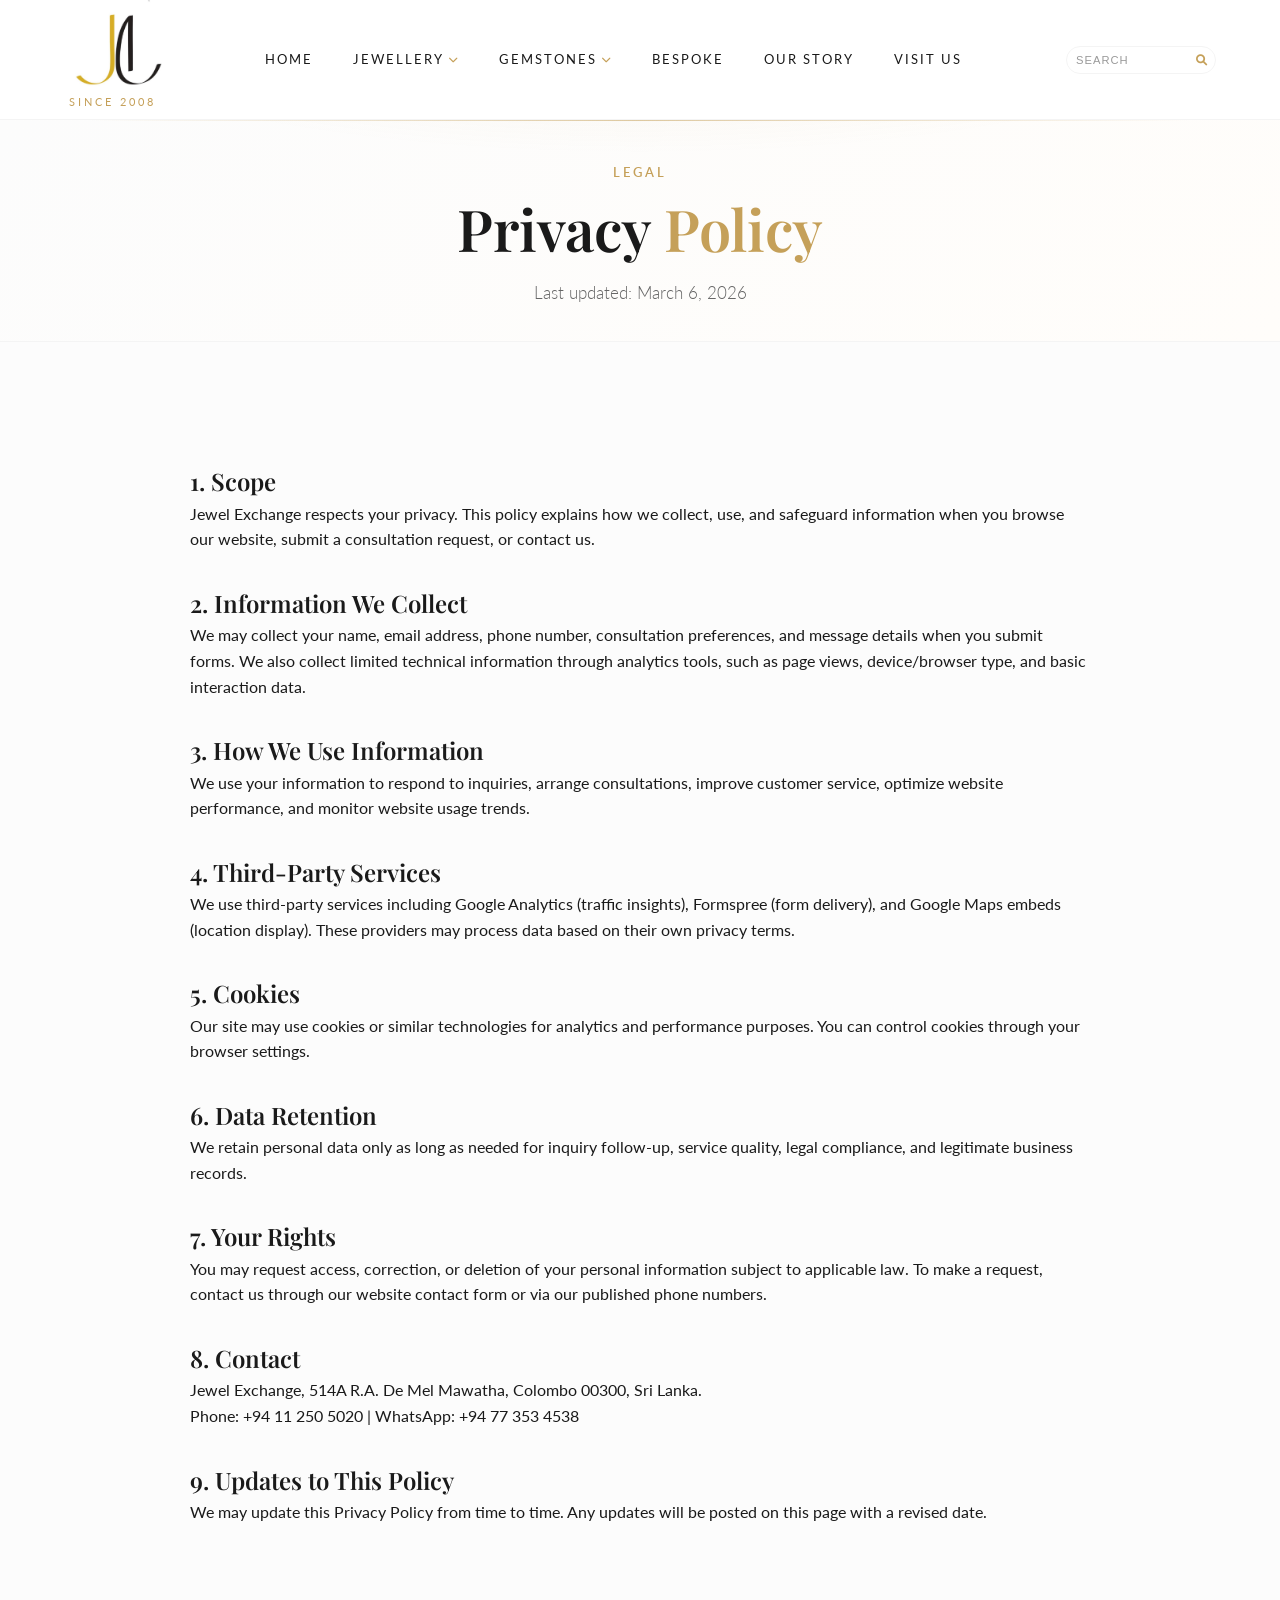
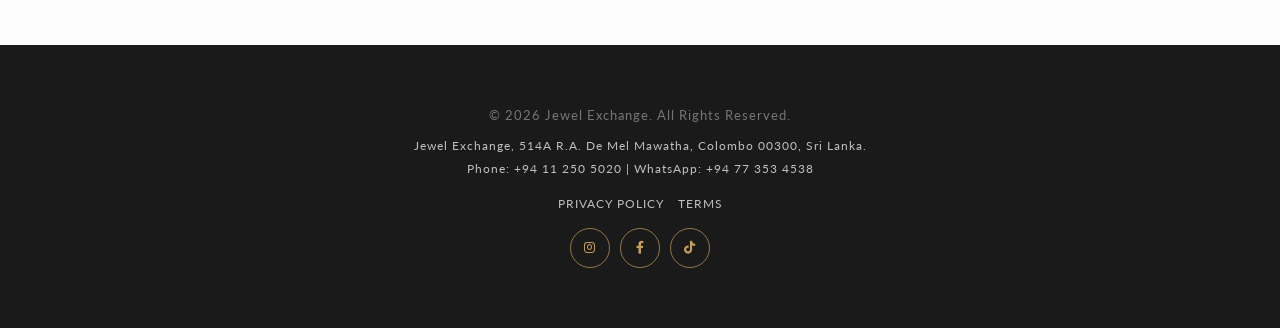
<file: privacy-policy.html>
<!DOCTYPE html>
<html lang="en">
<head>
    <meta charset="UTF-8">
    <meta name="viewport" content="width=device-width, initial-scale=1.0">
    <meta name="description" content="Privacy Policy for Jewel Exchange. Learn how we collect, use, and protect your personal data.">
    <meta property="og:title" content="Privacy Policy | Jewel Exchange">
    <meta property="og:description" content="Read Jewel Exchange's Privacy Policy for details on personal data handling and your rights.">
    <meta property="og:type" content="website">
    <meta property="og:url" content="https://jewelexchange.lk/privacy-policy.html">
    <meta property="og:image" content="https://jewelexchange.lk/images/logo.jpg">
    <title>Privacy Policy | Jewel Exchange</title>
    <link rel="icon" type="image/png" sizes="32x32" href="images/favicon-32.png">
    <link rel="icon" type="image/png" sizes="192x192" href="images/favicon-192.png">
    <link rel="apple-touch-icon" sizes="180x180" href="images/apple-touch-icon.png">
    <link rel="canonical" href="https://jewelexchange.lk/privacy-policy.html">
    <link href="https://fonts.googleapis.com/css2?family=Lato:wght@300;400&family=Playfair+Display:wght@400;600;700&display=swap" rel="stylesheet">
    <link rel="stylesheet" href="css/style.css">
    <link rel="stylesheet" href="https://cdnjs.cloudflare.com/ajax/libs/font-awesome/6.0.0/css/all.min.css">
    <script async src="https://www.googletagmanager.com/gtag/js?id=G-PPRCEHLHCZ"></script>
    <script>
        window.dataLayer = window.dataLayer || [];
        function gtag(){dataLayer.push(arguments);}
        gtag('js', new Date());
        gtag('config', 'G-PPRCEHLHCZ');
    </script>
</head>
<body>
    <nav class="navbar">
        <div class="nav-container">
            <a href="index.html" class="logo-wrapper">
                <img src="images/logo.jpg" alt="Jewel Exchange Logo" class="nav-logo" loading="eager">
                <span class="logo-tagline">Since 2008</span>
            </a>
            <ul class="nav-links" id="primary-nav">
                <li><a href="index.html">Home</a></li>
                <li class="has-dropdown">
                    <a href="jewelry.html">Jewellery <i class="fas fa-chevron-down gold-text"></i></a>
                    <div class="mega-menu">
                        <div class="mega-container">
                            <div class="mega-column">
                                <h4 class="gold-text">Jewelry Type</h4>
                                <a href="jewelry.html?type=rings">Rings</a>
                                <a href="jewelry.html?type=pendants">Pendants</a>
                                <a href="jewelry.html?type=earrings">Earrings</a>
                                <a href="jewelry.html?type=bracelets">Bracelets</a>
                                <a href="jewelry.html?type=necklaces">Necklaces</a>
                            </div>
                            <div class="mega-column">
                                <h4 class="gold-text">Collections</h4>
                                <a href="jewelry.html?category=midnight">Midnight Collection</a>
                                <a href="jewelry.html?category=aura">Aura Collection</a>
                                <a href="jewelry.html?category=royal">Royal Collection</a>
                            </div>
                            <div class="mega-column">
                                <h4 class="gold-text">Material</h4>
                                <a href="jewelry.html?material=silver">Sculptural Silver</a>
                                <a href="jewelry.html?material=gold">Fine Gold</a>
                                <a href="jewelry.html?material=gems">Ceylon Gems</a>
                            </div>
                        </div>
                    </div>
                </li>
                <li class="has-dropdown">
                    <a href="gemstones.html">Gemstones <i class="fas fa-chevron-down gold-text"></i></a>
                    <div class="dropdown-content">
                        <div class="dropdown-grid">
                            <div class="dropdown-col">
                                <a href="gemstones.html?category=blue-sapphire">Blue Sapphires</a>
                                <a href="gemstones.html?category=fancy-sapphire">Fancy Sapphires</a>
                                <a href="gemstones.html?category=ruby">Ceylon Rubies</a>
                            </div>
                            <div class="dropdown-col">
                                <a href="gemstones.html?category=emerald">Emeralds</a>
                                <a href="gemstones.html?category=spinel">Natural Spinels</a>
                                <a href="gemstones.html?category=alexandrite">Alexandrites</a>
                            </div>
                        </div>
                    </div>
                </li>
                <li><a href="bespoke.html">Bespoke</a></li>
                <li><a href="about.html">Our Story</a></li>
                <li><a href="contact.html">Visit Us</a></li>
            </ul>
            <div class="nav-search" role="search">
                <input type="search" id="nav-search-input" class="nav-search-input" placeholder="Search" aria-label="Search" autocomplete="off">
                <span class="nav-search-icon"><i class="fas fa-search"></i></span>
                <div class="nav-search-results" id="nav-search-results" aria-live="polite"></div>
            </div>
            <div class="burger" aria-label="Toggle navigation menu" aria-controls="primary-nav" aria-expanded="false" role="button" tabindex="0">
                <div class="line1"></div><div class="line2"></div><div class="line3"></div>
            </div>
        </div>
    </nav>

    <header class="luxury-showcase-hero">
        <div class="container-narrow reveal">
            <div class="showcase-hero-content">
                <span class="subtitle gold-text">Legal</span>
                <h1 class="showcase-hero-title">Privacy <span class="gold-text">Policy</span></h1>
                <p class="showcase-hero-desc">Last updated: March 6, 2026</p>
            </div>
        </div>
    </header>

    <main class="section bg-light">
        <div class="container-narrow">
            <div style="display: grid; gap: 32px;">
                <section>
                    <h2>1. Scope</h2>
                    <p>Jewel Exchange respects your privacy. This policy explains how we collect, use, and safeguard information when you browse our website, submit a consultation request, or contact us.</p>
                </section>
                <section>
                    <h2>2. Information We Collect</h2>
                    <p>We may collect your name, email address, phone number, consultation preferences, and message details when you submit forms. We also collect limited technical information through analytics tools, such as page views, device/browser type, and basic interaction data.</p>
                </section>
                <section>
                    <h2>3. How We Use Information</h2>
                    <p>We use your information to respond to inquiries, arrange consultations, improve customer service, optimize website performance, and monitor website usage trends.</p>
                </section>
                <section>
                    <h2>4. Third-Party Services</h2>
                    <p>We use third-party services including Google Analytics (traffic insights), Formspree (form delivery), and Google Maps embeds (location display). These providers may process data based on their own privacy terms.</p>
                </section>
                <section>
                    <h2>5. Cookies</h2>
                    <p>Our site may use cookies or similar technologies for analytics and performance purposes. You can control cookies through your browser settings.</p>
                </section>
                <section>
                    <h2>6. Data Retention</h2>
                    <p>We retain personal data only as long as needed for inquiry follow-up, service quality, legal compliance, and legitimate business records.</p>
                </section>
                <section>
                    <h2>7. Your Rights</h2>
                    <p>You may request access, correction, or deletion of your personal information subject to applicable law. To make a request, contact us through our website contact form or via our published phone numbers.</p>
                </section>
                <section>
                    <h2>8. Contact</h2>
                    <p><span data-business-text="legalContactLine1">Jewel Exchange, 514A R.A. De Mel Mawatha, Colombo 00300, Sri Lanka.</span><br><span data-business-text="legalContactLine2">Phone: +94 11 250 5020 | WhatsApp: +94 77 353 4538</span></p>
                </section>
                <section>
                    <h2>9. Updates to This Policy</h2>
                    <p>We may update this Privacy Policy from time to time. Any updates will be posted on this page with a revised date.</p>
                </section>
            </div>
        </div>
    </main>

    <footer>
        <p class="footer-meta">© 2026 Jewel Exchange. All Rights Reserved.</p>
        <p class="footer-contact"><span data-business-text="legalContactLine1">Jewel Exchange, 514A R.A. De Mel Mawatha, Colombo 00300, Sri Lanka.</span><br><span data-business-text="legalContactLine2">Phone: +94 11 250 5020 | WhatsApp: +94 77 353 4538</span></p>
        <div class="footer-links">
            <a href="privacy-policy.html">Privacy Policy</a>
            <a href="terms.html">Terms</a>
        </div>
        <div class="footer-social">
            <a data-business-link="instagram" href="https://www.instagram.com/jewelexchange_sl" target="_blank" rel="noopener noreferrer" aria-label="Instagram"><i class="fab fa-instagram"></i></a>
            <a data-business-link="facebook" href="https://www.facebook.com/share/1DC7CAQXEa/?mibextid=wwXIfr" target="_blank" rel="noopener noreferrer" aria-label="Facebook"><i class="fab fa-facebook-f"></i></a>
            <a data-business-link="tiktok" href="https://www.tiktok.com/@jewelexchange" target="_blank" rel="noopener noreferrer" aria-label="TikTok"><i class="fab fa-tiktok"></i></a>
        </div>
    </footer>

    <script src="js/site-config.js"></script>
    <script src="js/main.js"></script>
    <script src="js/utilities.js"></script>
</body>
</html>
</file>
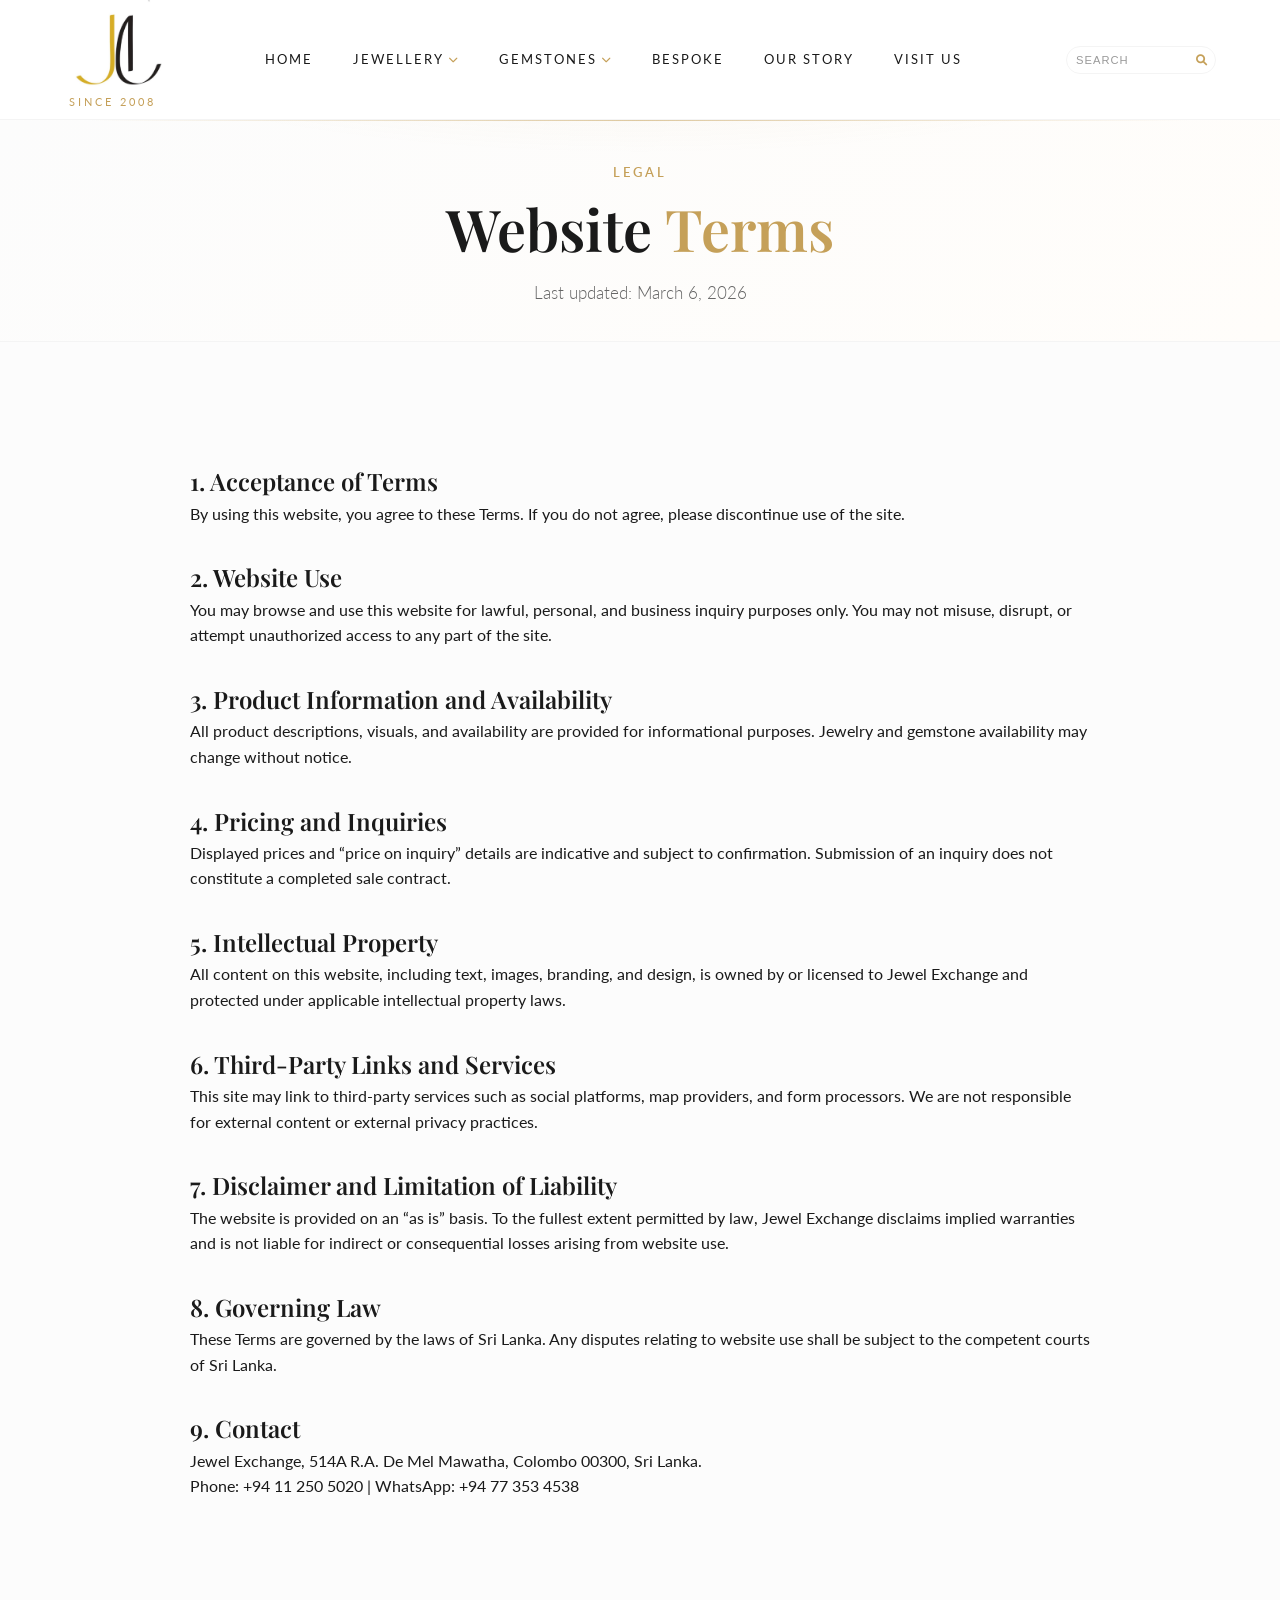
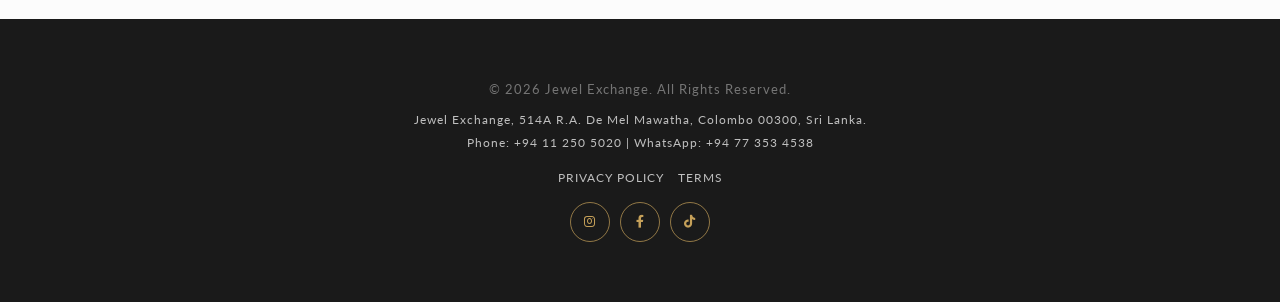
<file: terms.html>
<!DOCTYPE html>
<html lang="en">
<head>
    <meta charset="UTF-8">
    <meta name="viewport" content="width=device-width, initial-scale=1.0">
    <meta name="description" content="Terms of Use for Jewel Exchange website services and content.">
    <meta property="og:title" content="Terms | Jewel Exchange">
    <meta property="og:description" content="Read the website terms and usage conditions for Jewel Exchange.">
    <meta property="og:type" content="website">
    <meta property="og:url" content="https://jewelexchange.lk/terms.html">
    <meta property="og:image" content="https://jewelexchange.lk/images/logo.jpg">
    <title>Terms | Jewel Exchange</title>
    <link rel="icon" type="image/png" sizes="32x32" href="images/favicon-32.png">
    <link rel="icon" type="image/png" sizes="192x192" href="images/favicon-192.png">
    <link rel="apple-touch-icon" sizes="180x180" href="images/apple-touch-icon.png">
    <link rel="canonical" href="https://jewelexchange.lk/terms.html">
    <link href="https://fonts.googleapis.com/css2?family=Lato:wght@300;400&family=Playfair+Display:wght@400;600;700&display=swap" rel="stylesheet">
    <link rel="stylesheet" href="css/style.css">
    <link rel="stylesheet" href="https://cdnjs.cloudflare.com/ajax/libs/font-awesome/6.0.0/css/all.min.css">
    <script async src="https://www.googletagmanager.com/gtag/js?id=G-PPRCEHLHCZ"></script>
    <script>
        window.dataLayer = window.dataLayer || [];
        function gtag(){dataLayer.push(arguments);}
        gtag('js', new Date());
        gtag('config', 'G-PPRCEHLHCZ');
    </script>
</head>
<body>
    <nav class="navbar">
        <div class="nav-container">
            <a href="index.html" class="logo-wrapper">
                <img src="images/logo.jpg" alt="Jewel Exchange Logo" class="nav-logo" loading="eager">
                <span class="logo-tagline">Since 2008</span>
            </a>
            <ul class="nav-links" id="primary-nav">
                <li><a href="index.html">Home</a></li>
                <li class="has-dropdown">
                    <a href="jewelry.html">Jewellery <i class="fas fa-chevron-down gold-text"></i></a>
                    <div class="mega-menu">
                        <div class="mega-container">
                            <div class="mega-column">
                                <h4 class="gold-text">Jewelry Type</h4>
                                <a href="jewelry.html?type=rings">Rings</a>
                                <a href="jewelry.html?type=pendants">Pendants</a>
                                <a href="jewelry.html?type=earrings">Earrings</a>
                                <a href="jewelry.html?type=bracelets">Bracelets</a>
                                <a href="jewelry.html?type=necklaces">Necklaces</a>
                            </div>
                            <div class="mega-column">
                                <h4 class="gold-text">Collections</h4>
                                <a href="jewelry.html?category=midnight">Midnight Collection</a>
                                <a href="jewelry.html?category=aura">Aura Collection</a>
                                <a href="jewelry.html?category=royal">Royal Collection</a>
                            </div>
                            <div class="mega-column">
                                <h4 class="gold-text">Material</h4>
                                <a href="jewelry.html?material=silver">Sculptural Silver</a>
                                <a href="jewelry.html?material=gold">Fine Gold</a>
                                <a href="jewelry.html?material=gems">Ceylon Gems</a>
                            </div>
                        </div>
                    </div>
                </li>
                <li class="has-dropdown">
                    <a href="gemstones.html">Gemstones <i class="fas fa-chevron-down gold-text"></i></a>
                    <div class="dropdown-content">
                        <div class="dropdown-grid">
                            <div class="dropdown-col">
                                <a href="gemstones.html?category=blue-sapphire">Blue Sapphires</a>
                                <a href="gemstones.html?category=fancy-sapphire">Fancy Sapphires</a>
                                <a href="gemstones.html?category=ruby">Ceylon Rubies</a>
                            </div>
                            <div class="dropdown-col">
                                <a href="gemstones.html?category=emerald">Emeralds</a>
                                <a href="gemstones.html?category=spinel">Natural Spinels</a>
                                <a href="gemstones.html?category=alexandrite">Alexandrites</a>
                            </div>
                        </div>
                    </div>
                </li>
                <li><a href="bespoke.html">Bespoke</a></li>
                <li><a href="about.html">Our Story</a></li>
                <li><a href="contact.html">Visit Us</a></li>
            </ul>
            <div class="nav-search" role="search">
                <input type="search" id="nav-search-input" class="nav-search-input" placeholder="Search" aria-label="Search" autocomplete="off">
                <span class="nav-search-icon"><i class="fas fa-search"></i></span>
                <div class="nav-search-results" id="nav-search-results" aria-live="polite"></div>
            </div>
            <div class="burger" aria-label="Toggle navigation menu" aria-controls="primary-nav" aria-expanded="false" role="button" tabindex="0">
                <div class="line1"></div><div class="line2"></div><div class="line3"></div>
            </div>
        </div>
    </nav>

    <header class="luxury-showcase-hero">
        <div class="container-narrow reveal">
            <div class="showcase-hero-content">
                <span class="subtitle gold-text">Legal</span>
                <h1 class="showcase-hero-title">Website <span class="gold-text">Terms</span></h1>
                <p class="showcase-hero-desc">Last updated: March 6, 2026</p>
            </div>
        </div>
    </header>

    <main class="section bg-light">
        <div class="container-narrow">
            <div style="display: grid; gap: 32px;">
                <section>
                    <h2>1. Acceptance of Terms</h2>
                    <p>By using this website, you agree to these Terms. If you do not agree, please discontinue use of the site.</p>
                </section>
                <section>
                    <h2>2. Website Use</h2>
                    <p>You may browse and use this website for lawful, personal, and business inquiry purposes only. You may not misuse, disrupt, or attempt unauthorized access to any part of the site.</p>
                </section>
                <section>
                    <h2>3. Product Information and Availability</h2>
                    <p>All product descriptions, visuals, and availability are provided for informational purposes. Jewelry and gemstone availability may change without notice.</p>
                </section>
                <section>
                    <h2>4. Pricing and Inquiries</h2>
                    <p>Displayed prices and “price on inquiry” details are indicative and subject to confirmation. Submission of an inquiry does not constitute a completed sale contract.</p>
                </section>
                <section>
                    <h2>5. Intellectual Property</h2>
                    <p>All content on this website, including text, images, branding, and design, is owned by or licensed to Jewel Exchange and protected under applicable intellectual property laws.</p>
                </section>
                <section>
                    <h2>6. Third-Party Links and Services</h2>
                    <p>This site may link to third-party services such as social platforms, map providers, and form processors. We are not responsible for external content or external privacy practices.</p>
                </section>
                <section>
                    <h2>7. Disclaimer and Limitation of Liability</h2>
                    <p>The website is provided on an “as is” basis. To the fullest extent permitted by law, Jewel Exchange disclaims implied warranties and is not liable for indirect or consequential losses arising from website use.</p>
                </section>
                <section>
                    <h2>8. Governing Law</h2>
                    <p>These Terms are governed by the laws of Sri Lanka. Any disputes relating to website use shall be subject to the competent courts of Sri Lanka.</p>
                </section>
                <section>
                    <h2>9. Contact</h2>
                    <p><span data-business-text="legalContactLine1">Jewel Exchange, 514A R.A. De Mel Mawatha, Colombo 00300, Sri Lanka.</span><br><span data-business-text="legalContactLine2">Phone: +94 11 250 5020 | WhatsApp: +94 77 353 4538</span></p>
                </section>
            </div>
        </div>
    </main>

    <footer>
        <p class="footer-meta">© 2026 Jewel Exchange. All Rights Reserved.</p>
        <p class="footer-contact"><span data-business-text="legalContactLine1">Jewel Exchange, 514A R.A. De Mel Mawatha, Colombo 00300, Sri Lanka.</span><br><span data-business-text="legalContactLine2">Phone: +94 11 250 5020 | WhatsApp: +94 77 353 4538</span></p>
        <div class="footer-links">
            <a href="privacy-policy.html">Privacy Policy</a>
            <a href="terms.html">Terms</a>
        </div>
        <div class="footer-social">
            <a data-business-link="instagram" href="https://www.instagram.com/jewelexchange_sl" target="_blank" rel="noopener noreferrer" aria-label="Instagram"><i class="fab fa-instagram"></i></a>
            <a data-business-link="facebook" href="https://www.facebook.com/share/1DC7CAQXEa/?mibextid=wwXIfr" target="_blank" rel="noopener noreferrer" aria-label="Facebook"><i class="fab fa-facebook-f"></i></a>
            <a data-business-link="tiktok" href="https://www.tiktok.com/@jewelexchange" target="_blank" rel="noopener noreferrer" aria-label="TikTok"><i class="fab fa-tiktok"></i></a>
        </div>
    </footer>

    <script src="js/site-config.js"></script>
    <script src="js/main.js"></script>
    <script src="js/utilities.js"></script>
</body>
</html>
</file>
<file: css/style.css>
/*
  Jewel Exchange Stylesheet Manifest
  ------------------------------------------------------------
  This file only orchestrates module loading order.
  CSS rules are unchanged and moved into categorized files.

  Order is intentional and matches the original cascade exactly.
*/

/* 1) Global foundations + shared components */
@import url('./sections/01-core-foundation.css');

/* 2) About page styles */
@import url('./sections/02-about-page.css');

/* 3) Bespoke page styles */
@import url('./sections/03-bespoke-page.css');

/* 4) Jewelry + gemstone collection pages */
@import url('./sections/04-collections-pages.css');

/* 5) Contact page styles */
@import url('./sections/05-contact-page.css');

/* 6) Home page + shared product/drawer patterns */
@import url('./sections/06-home-and-drawer.css');
</file>
